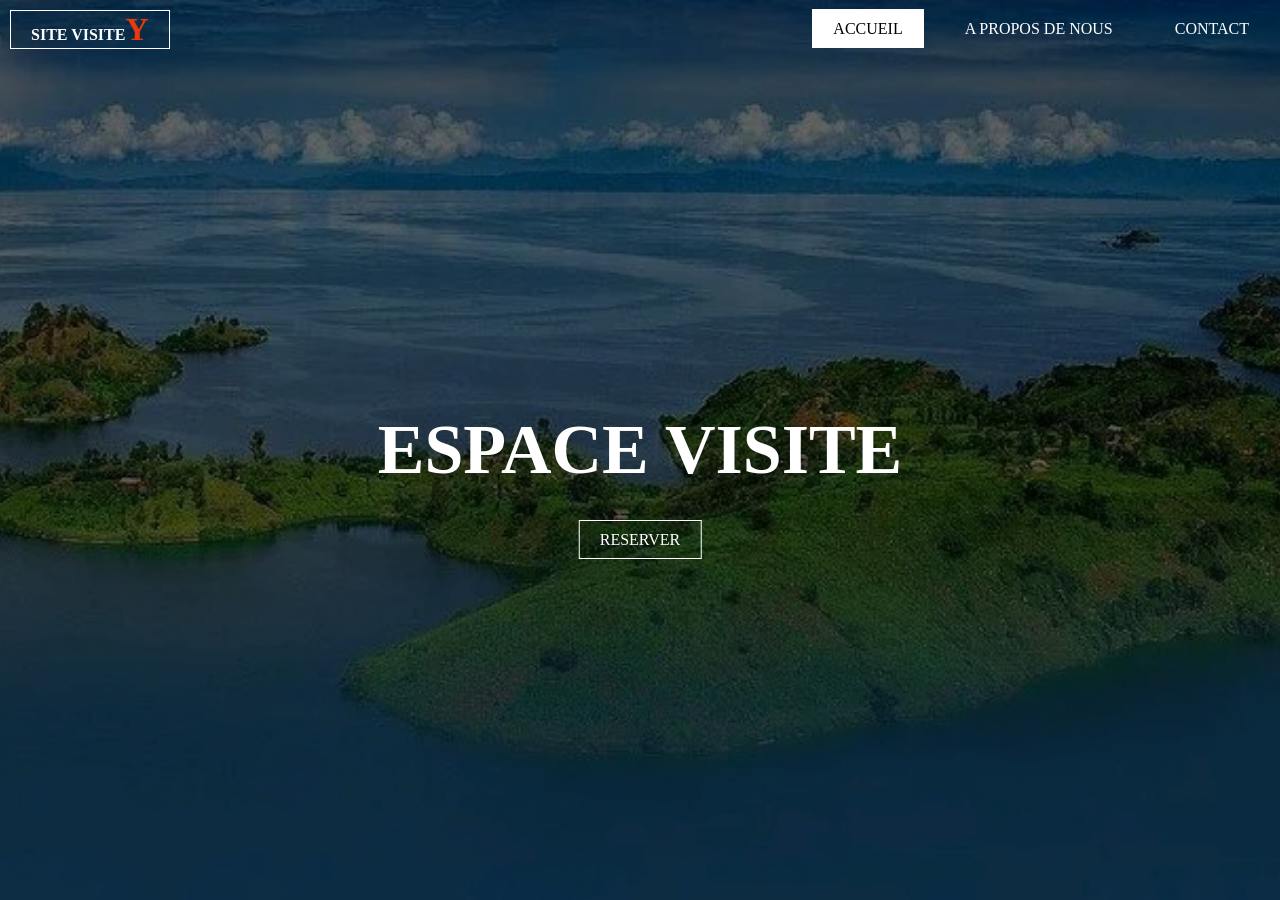
<file: index.html>
<!DOCTYPE html>
<html lang="en">
<head>
    <meta charset="UTF-8">
    <meta name="viewport" content="width=device-width, initial-scale=1.0">
    <link rel="stylesheet" href="style.css">
    <title>SITE WEB</title>
</head>
<body>
    <HEader>
        <div class="principale">
            <div class="logo">
                <a href="mon_ecole.html">SITE VISITE<span>Y</span></a>
            </div>
            <ul>
            <li class="active">
                <a href="Accueil.html">Accueil</a>
            </li>
           
           
           
            <li>
                <a href="a propos.html">A propos de nous</a>
            </li>
            <li>
                <a href="contact.html">Contact</a>
            </li>
            </ul>
            
        </div>
        <div class="titre">
            <h1>ESPACE VISITE</h1>
        </div>
        <div class="bouton">
            
             <a href="ajoutlivre.php" class="btn">RESERVER</a>
        </div>
    </HEader>
</body>
</html>
</file>
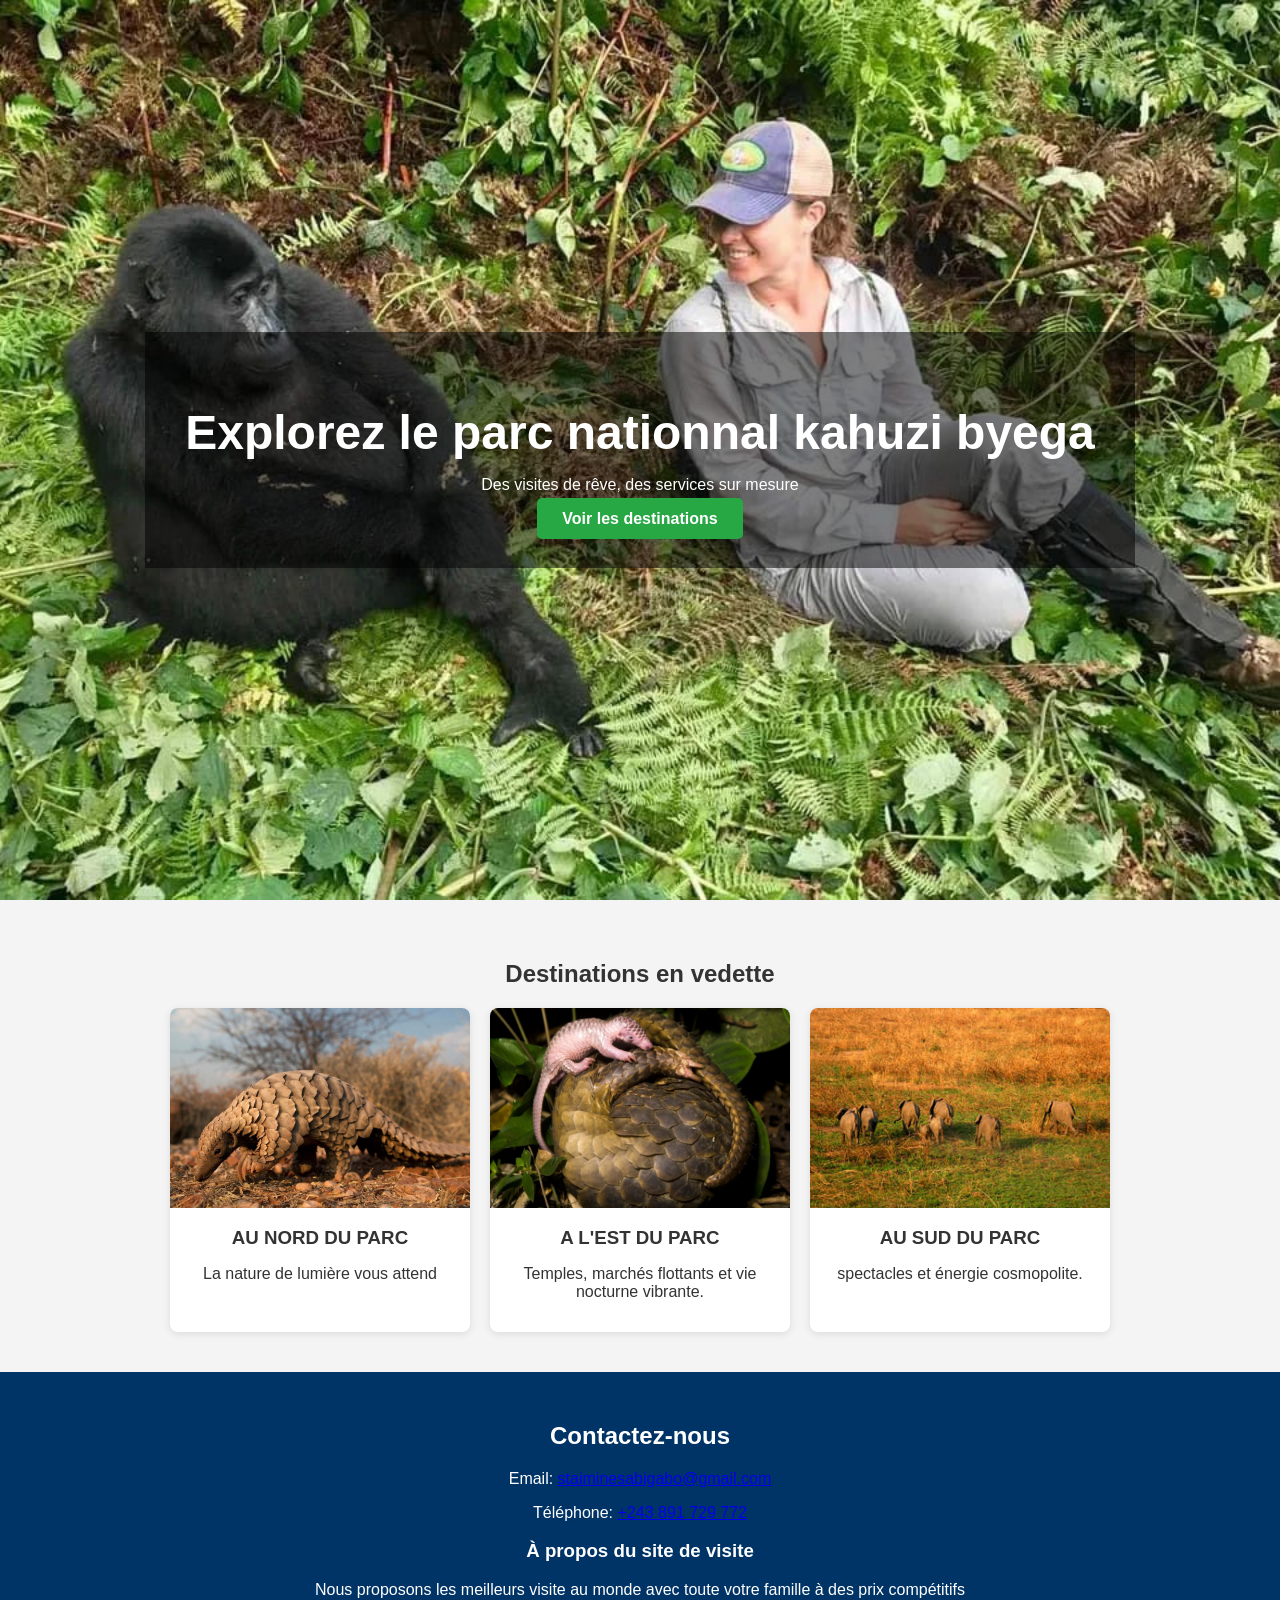
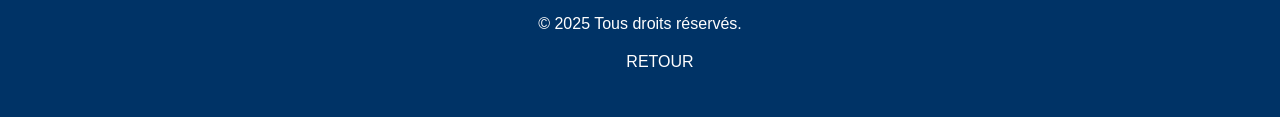
<file: a propos.html>
<!DOCTYPE html>
<html lang="fr">
<head>
  <meta charset="UTF-8">
  <meta name="viewport" content="width=device-width, initial-scale=1.0">
  <title>Empire visite - Accueil</title>
  <style>
    body {
  margin: 0;
  font-family: 'Segoe UI', sans-serif;
  background-color: #f4f4f4;
  color: #333;
}

.hero {
  background: url("IMAGE/acc.jpg") no-repeat center center/cover;
  height: 100vh;
  position: relative;
  display: flex;
  align-items: center;
  justify-content: center;
}

.overlay {
  background-color: rgba(0, 0, 0, 0.5);
  padding: 40px;
  text-align: center;
  color: white;
}

.overlay h1 {
  font-size: 3em;
  margin-bottom: 10px;
}

.cta-button {
  background-color: #28a745;
  color: white;
  padding: 12px 25px;
  text-decoration: none;
  border-radius: 5px;
  font-weight: bold;
}

.search-section {
  padding: 40px 20px;
  text-align: center;
  background-color: #fff;
}

.search-form {
  display: flex;
  flex-wrap: wrap;
  justify-content: center;
  gap: 10px;
  margin-top: 20px;
}

.search-form select,
.search-form input,
.search-form button {
  padding: 10px;
  font-size: 1em;
  border-radius: 5px;
  border: 1px solid #ccc;
}

.search-form button {
  background-color: #007BFF;
  color: white;
  border: none;
  cursor: pointer;
}

.featured {
  padding: 40px 20px;
  text-align: center;
}

.cards {
  display: flex;
  flex-wrap: wrap;
  justify-content: center;
  gap: 20px;
}

.card {
  background: white;
  width: 300px;
  border-radius: 8px;
  box-shadow: 0 2px 8px rgba(0,0,0,0.1);
  overflow: hidden;
}

.card img {
  width: 100%;
  height: 200px;
  object-fit: cover;
}

.card h3 {
  margin: 15px 0 10px;
}

.card p {
  padding: 0 15px 15px;
}

.contact {
  background-color: #003366;
  color: white;
  padding: 30px 20px;
  text-align: center;
}
ul{
    list-style: none;
    float: center;
    display: left;
    margin-top: 20px;
}
ul li a{
    text-decoration: none;
    color: #fff;
    padding: 10px 20px;
    text-transform: uppercase;
    border: 1px solid transparent;
    margin: 10px;
    font-weight: 500;
    transition: 0.6s ease;
}
ul li a:hover{
    background: #fff;
    color: black;

}
ul li.active a{
    background: #fff;
    color: black;
}

/* Responsive */
@media (max-width: 768px) {
.search-form {
    flex-direction: column;
}

.cards {
    flex-direction: column;
    align-items: center;
}

.overlay h1 {
    font-size: 2em;
}
}

  </style>
</head>
<body>
  <header class="hero">
    <div class="overlay">
      <h1>Explorez le parc nationnal kahuzi byega</h1>
      <p>Des visites de rêve, des services sur mesure</p>
      <a href="#destinations" class="cta-button">Voir les destinations</a>
    </div>
  </header>

    </form>
  </section>

  <section id="destinations" class="featured">
    <h2>Destinations en vedette</h2>
    <div class="cards">
      <div class="card">
        <img src="IMAGE/anni.jpg" alt="anni">
        <h3>AU NORD DU PARC</h3>
        <p>La nature de lumière vous attend</p>
      </div>
      <div class="card">
        <img src="IMAGE/parc.jpg" alt="parc">
        <h3>A L'EST DU PARC</h3>
        <p>Temples, marchés flottants et vie nocturne vibrante.</p>
      </div>
      <div class="card">
        <img src="IMAGE/site.jpg" alt="site">
        <h3>AU SUD DU PARC</h3>
        <p>spectacles et énergie cosmopolite.</p>
      </div>
    </div>
  </section>

  <section class="contact">
    <h2>Contactez-nous</h2>
    <p>Email: <a href="mailto:staiminesabigabo@gmail.com">staiminesabigabo@gmail.com</a></p>
                    <p>Téléphone: <a href="tel:+243891729772">+243 891 729 772</a></p>
                    
                </div>
                <div class="footer-section">
                    <h3>À propos du site de visite</h3>
                    <p>Nous proposons les meilleurs visite au monde avec toute votre famille à des prix compétitifs</p>
                </div>
                <div class="copyright">
                    <p>&copy; 2025 Tous droits réservés.</p>
                </div>
            </div>
        </div>
        <Ul>
            <li class="RETOUR">
                <a href="index.html">RETOUR</a>
            </li>
        </Ul>
    </footer>
  </section>
</body>
</html>
</file>
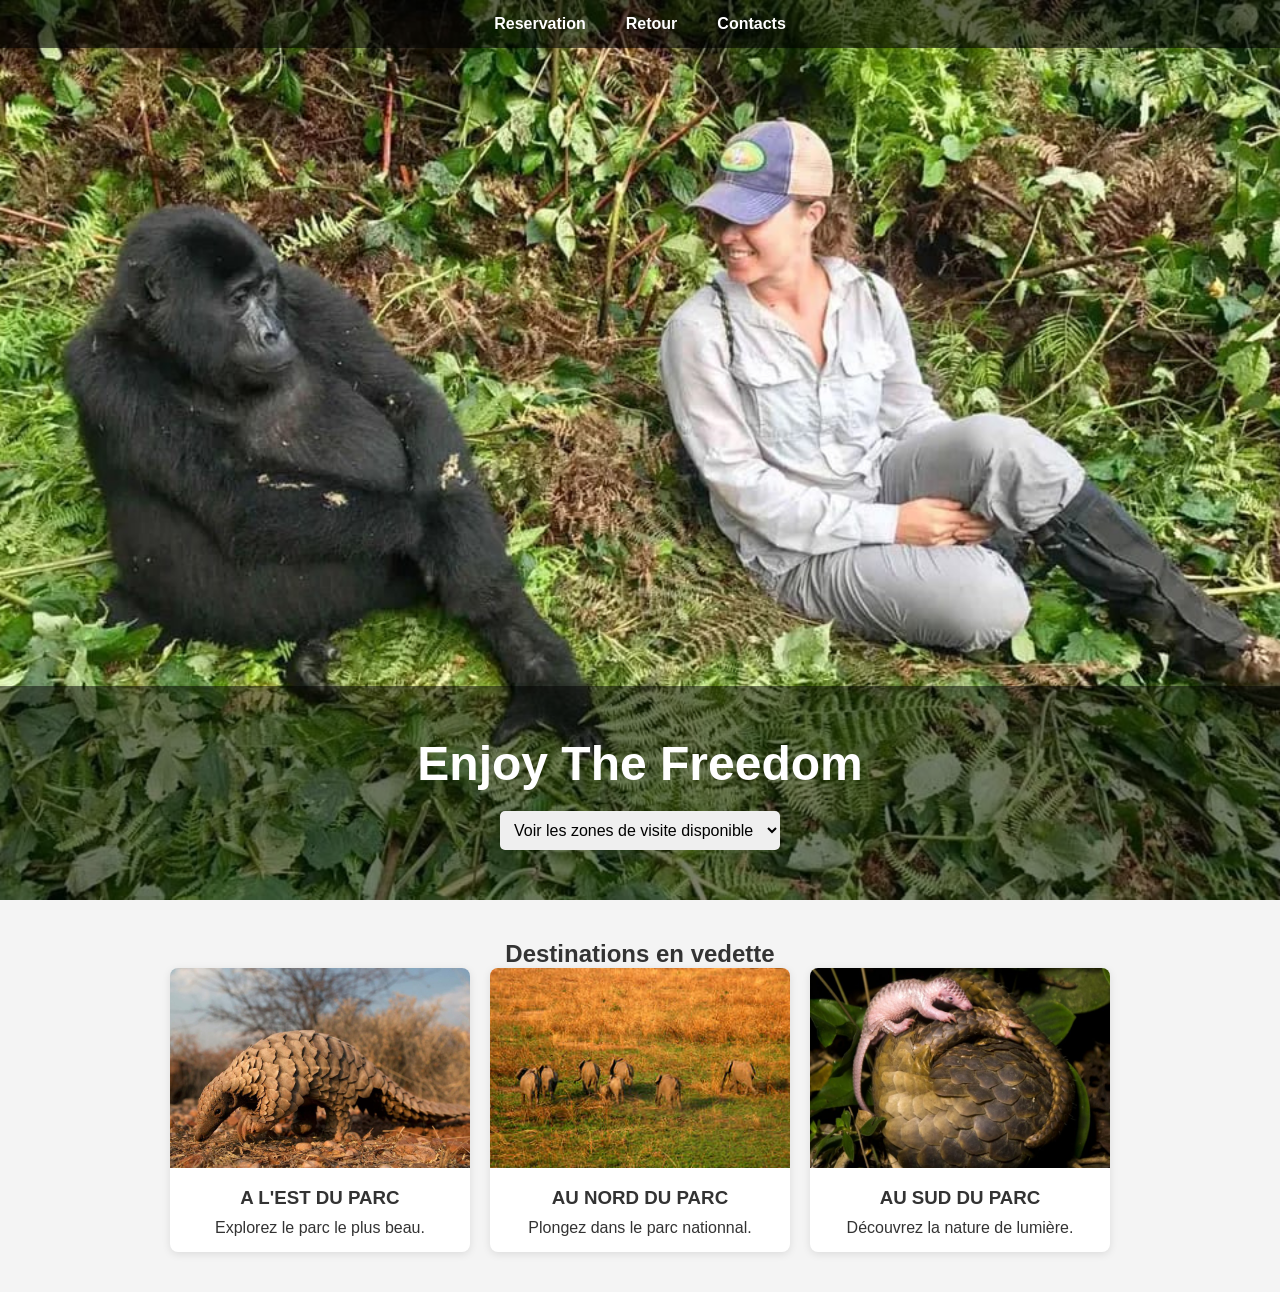
<file: Accueil.html>
<!DOCTYPE html>
<html lang="fr">
<head>
  <meta charset="UTF-8">
  <meta name="viewport" content="width=device-width, initial-scale=1.0">
  <title>GESTION VISITE</title>
  <style>
    * {
  margin: 0;
  padding: 0;
  box-sizing: border-box;
}

body {
  font-family: 'Segoe UI', sans-serif;
  background: #f4f4f4;
  color: #333;
}

header {
  background: url("IMAGE/acc.jpg") no-repeat center center/cover;
  height: 100vh;
  color: white;
  display: flex;
  flex-direction: column;
  justify-content: space-between;
}

nav ul {
  display: flex;
  justify-content: center;
  list-style: none;
  background-color: rgba(0, 0, 0, 0.6);
}

nav ul li a {
  padding: 15px 20px;
  display: block;
  color: white;
  text-decoration: none;
  font-weight: bold;
}

.banner {
  text-align: center;
  padding: 50px 20px;
  background-color: rgba(0, 0, 0, 0.5);
}

.banner h1 {
  font-size: 3em;
  margin-bottom: 20px;
}

.search-form {
  display: flex;
  flex-wrap: wrap;
  justify-content: center;
  gap: 10px;
}

.search-form select,
.search-form input,
.search-form button {
  padding: 10px;
  font-size: 1em;
  border: none;
  border-radius: 5px;
}

.search-form button {
  background-color: #28a745;
  color: white;
  cursor: pointer;
}

.featured {
  padding: 40px 20px;
  text-align: center;
}

.cards {
  display: flex;
  flex-wrap: wrap;
  justify-content: center;
  gap: 20px;
}

.card {
  background: white;
  border-radius: 8px;
  box-shadow: 0 2px 8px rgba(0,0,0,0.1);
  width: 300px;
  overflow: hidden;
}

.card img {
  width: 100%;
  height: 200px;
  object-fit: cover;
}

.card h3 {
  margin: 15px 0 10px;
}

.card p {
  padding: 0 15px 15px;
}

/* Responsive */
@media (max-width: 768px) {
.search-form {
    flex-direction: column;
}

.cards {
    flex-direction: column;
    align-items: center;
}
}

  </style>
</head>
<body>
  <header>
    <nav>
      <ul>
        
        <li><a href="ajoutlivre.php">Reservation</a></li>
        
           
            <li class="RETOUR">
                <a href="index.html">Retour</a>
            </li>
        
        <li><a href="contact.html">Contacts</a></li>
      </ul>
    </nav>
    <div class="banner">
      <h1>Enjoy The Freedom</h1>
      <form class="search-form">
        <select>
          <option>Voir les zones de visite disponible</option>
          <option>A L'EST DU PARC</option>
          <option>AU NORD DU PARC</option>
          <option>AU SUD DU PARC</option>
        </select>
        
      </form>
    </div>
  </header>

  <section class="featured">
    <h2>Destinations en vedette</h2>
    <div class="cards">
      <div class="card">
        <img src="IMAGE/anni.jpg" alt="anni">
        <h3>A L'EST DU PARC</h3>
        <p>Explorez le parc le plus beau.</p>
      </div>
      <div class="card">
        <img src="IMAGE/site.jpg" alt="site">
        <h3>AU NORD DU PARC</h3>
        <p>Plongez dans le parc nationnal.</p>
      </div>
      <div class="card">
        <img src="IMAGE/parc.jpg" alt="parc">
        <h3>AU SUD DU PARC</h3>
        <p>Découvrez la nature de lumière.</p>
      </div>
    </div>
  </section>

</body>
</html>
</file>
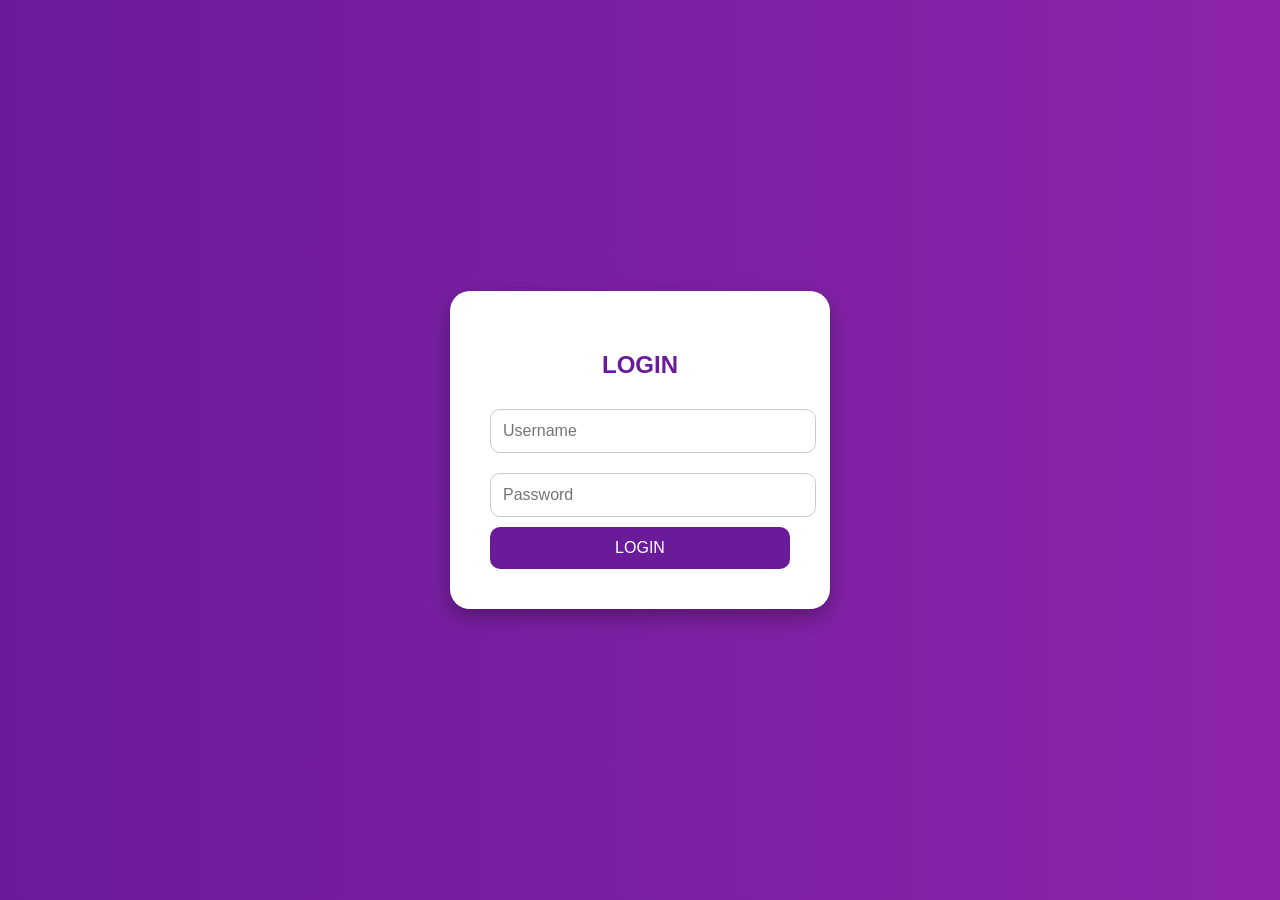
<file: interface.html>
<!DOCTYPE html>
<html lang="fr">
<head>
  <meta charset="UTF-8">
  <meta name="viewport" content="width=device-width, initial-scale=1.0">
  <title>Connexion</title>
  <style>
    /* style.css */

body {
  margin: 0;
  font-family: 'Segoe UI', sans-serif;
  background: linear-gradient(to right, #6a1b9a, #8e24aa);
  height: 100vh;
  display: flex;
  justify-content: center;
  align-items: center;
}

.container {
  background-color: white;
  padding: 40px;
  border-radius: 20px;
  box-shadow: 0 8px 20px rgba(0,0,0,0.3);
  width: 300px;
  text-align: center;
}

.form h2 {
  margin-bottom: 20px;
  color: #6a1b9a;
}

.form input {
  width: 100%;
  padding: 12px;
  margin: 10px 0;
  border: 1px solid #ccc;
  border-radius: 10px;
  font-size: 16px;
}

.form button {
  background-color: #6a1b9a;
  color: white;
  border: none;
  padding: 12px;
  width: 100%;
  border-radius: 10px;
  font-size: 16px;
  cursor: pointer;
  transition: background-color 0.3s ease;
}

.form button:hover {
  background-color: #4a148c;
}

  </style>
</head>
<body>
  <div class="container">
    <form class="form" onsubmit="return loginUser(event)">
      <h2>LOGIN</h2>
      <input type="text" id="username" placeholder="Username" required>
      <input type="password" id="password" placeholder="Password" required>
      <button type="submit">LOGIN</button>
    </form>
  </div>

  <script>
    function loginUser(event) {
      event.preventDefault();
      const username = document.getElementById("username").value;
      const password = document.getElementById("password").value;

      if (username === "admin" && password === "1234") {
        alert("Connexion réussie!");
} else {
        alert("Nom d'utilisateur ou mot de passe incorrect.");
}
}
  </script>
</body>
</html>
</file>
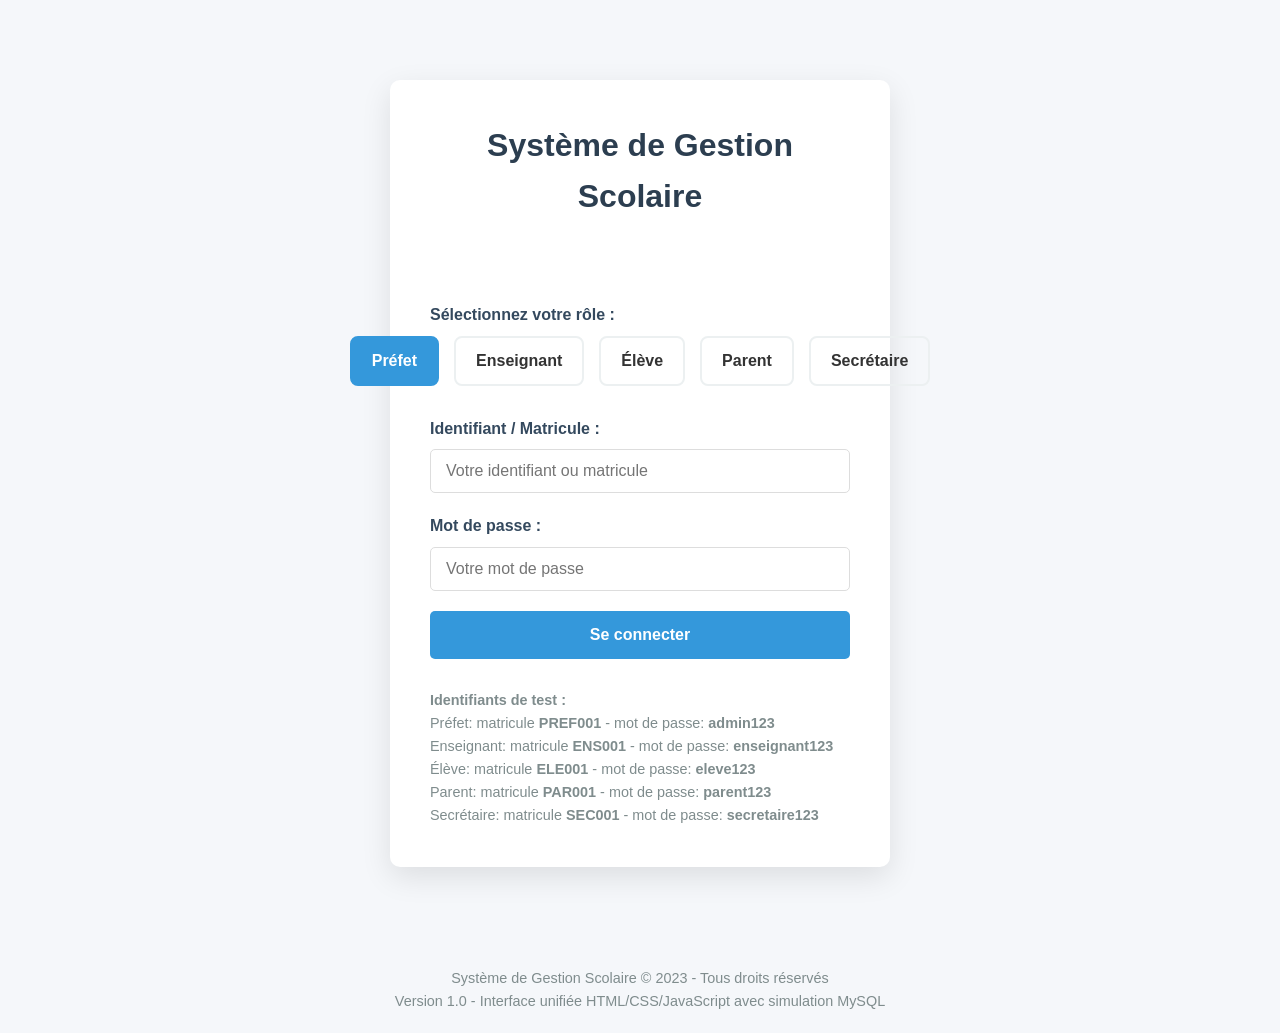
<file: mon_ecole.html>
<!DOCTYPE html>
<html lang="fr">
<head>
    <meta charset="UTF-8">
    <meta name="viewport" content="width=device-width, initial-scale=1.0">
    <title>Système de Gestion Scolaire</title>
    <style>
        :root {
            --primary-color: #2c3e50;
            --secondary-color: #3498db;
            --success-color: #27ae60;
            --warning-color: #f39c12;
            --danger-color: #e74c3c;
            --light-color: #ecf0f1;
            --dark-color: #34495e;
        }
        
        * {
            margin: 0;
            padding: 0;
            box-sizing: border-box;
            font-family: 'Segoe UI', Tahoma, Geneva, Verdana, sans-serif;
        }
        
        body {
            background-color: #f5f7fa;
            color: #333;
            line-height: 1.6;
        }
        
        .container {
            max-width: 1200px;
            margin: 0 auto;
            padding: 20px;
        }
        
        header {
            background-color: var(--primary-color);
            color: white;
            padding: 20px;
            border-radius: 8px 8px 0 0;
            display: flex;
            justify-content: space-between;
            align-items: center;
            box-shadow: 0 4px 12px rgba(0, 0, 0, 0.1);
        }
        
        .logo {
            display: flex;
            align-items: center;
            gap: 15px;
        }
        
        .logo h1 {
            font-size: 1.8rem;
        }
        
        .user-info {
            display: flex;
            align-items: center;
            gap: 15px;
        }
        
        .role-badge {
            background-color: var(--secondary-color);
            padding: 5px 15px;
            border-radius: 20px;
            font-weight: bold;
            font-size: 0.9rem;
        }
        
        .logout-btn {
            background-color: var(--danger-color);
            color: white;
            border: none;
            padding: 8px 15px;
            border-radius: 5px;
            cursor: pointer;
            transition: background-color 0.3s;
        }
        
        .logout-btn:hover {
            background-color: #c0392b;
        }
        
        .main-content {
            display: flex;
            min-height: calc(100vh - 160px);
        }
        
        .sidebar {
            width: 250px;
            background-color: white;
            padding: 20px;
            border-right: 1px solid #e0e0e0;
            box-shadow: 2px 0 5px rgba(0, 0, 0, 0.05);
            border-radius: 0 0 0 8px;
        }
        
        .menu-title {
            font-size: 1.1rem;
            font-weight: bold;
            color: var(--primary-color);
            margin-bottom: 20px;
            padding-bottom: 10px;
            border-bottom: 2px solid var(--light-color);
        }
        
        .menu-item {
            display: block;
            padding: 12px 15px;
            margin-bottom: 8px;
            background-color: var(--light-color);
            border-radius: 5px;
            cursor: pointer;
            transition: all 0.3s;
            color: var(--dark-color);
            text-decoration: none;
        }
        
        .menu-item:hover, .menu-item.active {
            background-color: var(--secondary-color);
            color: white;
        }
        
        .menu-item i {
            margin-right: 10px;
            width: 20px;
            text-align: center;
        }
        
        .content-area {
            flex: 1;
            padding: 30px;
            background-color: white;
            border-radius: 0 0 8px 0;
            box-shadow: 0 2px 10px rgba(0, 0, 0, 0.05);
            overflow-y: auto;
        }
        
        .page-title {
            font-size: 1.8rem;
            color: var(--primary-color);
            margin-bottom: 25px;
            padding-bottom: 15px;
            border-bottom: 2px solid var(--light-color);
        }
        
        .card {
            background-color: white;
            border-radius: 8px;
            box-shadow: 0 4px 12px rgba(0, 0, 0, 0.08);
            padding: 25px;
            margin-bottom: 25px;
            border-left: 5px solid var(--secondary-color);
        }
        
        .card-title {
            font-size: 1.4rem;
            color: var(--primary-color);
            margin-bottom: 20px;
            display: flex;
            align-items: center;
            gap: 10px;
        }
        
        .form-group {
            margin-bottom: 20px;
        }
        
        label {
            display: block;
            margin-bottom: 8px;
            font-weight: 600;
            color: var(--dark-color);
        }
        
        input, select, textarea {
            width: 100%;
            padding: 12px 15px;
            border: 1px solid #ddd;
            border-radius: 5px;
            font-size: 1rem;
            transition: border-color 0.3s;
        }
        
        input:focus, select:focus, textarea:focus {
            outline: none;
            border-color: var(--secondary-color);
        }
        
        .btn {
            display: inline-block;
            padding: 12px 25px;
            border: none;
            border-radius: 5px;
            cursor: pointer;
            font-weight: 600;
            transition: background-color 0.3s;
            font-size: 1rem;
        }
        
        .btn-primary {
            background-color: var(--secondary-color);
            color: white;
        }
        
        .btn-primary:hover {
            background-color: #2980b9;
        }
        
        .btn-success {
            background-color: var(--success-color);
            color: white;
        }
        
        .btn-success:hover {
            background-color: #229954;
        }
        
        .btn-danger {
            background-color: var(--danger-color);
            color: white;
        }
        
        .btn-danger:hover {
            background-color: #c0392b;
        }
        
        .btn-warning {
            background-color: var(--warning-color);
            color: white;
        }
        
        .btn-warning:hover {
            background-color: #e67e22;
        }
        
        .btn-sm {
            padding: 6px 12px;
            font-size: 0.9rem;
        }
        
        .btn-group {
            display: flex;
            gap: 10px;
            margin-top: 15px;
        }
        
        .table-container {
            overflow-x: auto;
            margin-top: 20px;
        }
        
        table {
            width: 100%;
            border-collapse: collapse;
            margin-top: 10px;
        }
        
        th, td {
            padding: 12px 15px;
            text-align: left;
            border-bottom: 1px solid #e0e0e0;
        }
        
        th {
            background-color: var(--light-color);
            color: var(--primary-color);
            font-weight: 600;
        }
        
        tr:hover {
            background-color: #f9f9f9;
        }
        
        .status-badge {
            display: inline-block;
            padding: 5px 10px;
            border-radius: 20px;
            font-size: 0.85rem;
            font-weight: 600;
        }
        
        .status-success {
            background-color: #d4edda;
            color: #155724;
        }
        
        .status-warning {
            background-color: #fff3cd;
            color: #856404;
        }
        
        .status-danger {
            background-color: #f8d7da;
            color: #721c24;
        }
        
        .login-container {
            max-width: 500px;
            margin: 80px auto;
            background-color: white;
            border-radius: 10px;
            box-shadow: 0 10px 30px rgba(0, 0, 0, 0.1);
            padding: 40px;
        }
        
        .login-title {
            text-align: center;
            font-size: 2rem;
            color: var(--primary-color);
            margin-bottom: 30px;
        }
        
        .role-selector {
            display: flex;
            justify-content: center;
            gap: 15px;
            margin-bottom: 30px;
        }
        
        .role-option {
            padding: 10px 20px;
            border: 2px solid var(--light-color);
            border-radius: 8px;
            cursor: pointer;
            transition: all 0.3s;
            text-align: center;
            font-weight: 600;
        }
        
        .role-option:hover, .role-option.selected {
            border-color: var(--secondary-color);
            background-color: var(--secondary-color);
            color: white;
        }
        
        .hidden {
            display: none;
        }
        
        .alert {
            padding: 15px;
            border-radius: 5px;
            margin-bottom: 20px;
        }
        
        .alert-success {
            background-color: #d4edda;
            color: #155724;
            border: 1px solid #c3e6cb;
        }
        
        .alert-danger {
            background-color: #f8d7da;
            color: #721c24;
            border: 1px solid #f5c6cb;
        }
        
        .print-btn {
            background-color: var(--warning-color);
            color: white;
            border: none;
            padding: 10px 20px;
            border-radius: 5px;
            cursor: pointer;
            margin-bottom: 20px;
            font-weight: 600;
        }
        
        .filter-section {
            background-color: var(--light-color);
            padding: 20px;
            border-radius: 8px;
            margin-bottom: 25px;
            display: flex;
            flex-wrap: wrap;
            gap: 15px;
            align-items: flex-end;
        }
        
        .dashboard-stats {
            display: grid;
            grid-template-columns: repeat(auto-fill, minmax(200px, 1fr));
            gap: 20px;
            margin-bottom: 30px;
        }
        
        .stat-card {
            background-color: white;
            border-radius: 8px;
            padding: 20px;
            box-shadow: 0 4px 10px rgba(0, 0, 0, 0.08);
            text-align: center;
            border-top: 5px solid var(--secondary-color);
        }
        
        .stat-value {
            font-size: 2.5rem;
            font-weight: bold;
            color: var(--primary-color);
        }
        
        .stat-label {
            font-size: 1rem;
            color: var(--dark-color);
            margin-top: 10px;
        }
        
        footer {
            text-align: center;
            padding: 20px;
            color: #7f8c8d;
            font-size: 0.9rem;
            margin-top: 40px;
        }
        
        @media (max-width: 768px) {
            .main-content {
                flex-direction: column;
            }
            
            .sidebar {
                width: 100%;
                border-right: none;
                border-bottom: 1px solid #e0e0e0;
            }
            
            .role-selector {
                flex-wrap: wrap;
            }
        }
    </style>
</head>
<body>
    <!-- Interface de connexion -->
    <div id="loginPage" class="container login-container">
        <h2 class="login-title">Système de Gestion Scolaire</h2>
        <div class="alert" id="loginAlert"></div>
        
        <div class="form-group">
            <label>Sélectionnez votre rôle :</label>
            <div class="role-selector">
                <div class="role-option" data-role="prefet">Préfet</div>
                <div class="role-option" data-role="enseignant">Enseignant</div>
                <div class="role-option" data-role="eleve">Élève</div>
                <div class="role-option" data-role="parent">Parent</div>
                <div class="role-option" data-role="secretaire">Secrétaire</div>
            </div>
        </div>
        
        <div class="form-group">
            <label for="loginIdentifiant">Identifiant / Matricule :</label>
            <input type="text" id="loginIdentifiant" placeholder="Votre identifiant ou matricule">
        </div>
        
        <div class="form-group">
            <label for="loginPassword">Mot de passe :</label>
            <input type="password" id="loginPassword" placeholder="Votre mot de passe">
        </div>
        
        <button class="btn btn-primary" id="loginBtn" style="width: 100%; padding: 15px;">Se connecter</button>
        
        <div style="margin-top: 30px; font-size: 0.9rem; color: #7f8c8d;">
            <p><strong>Identifiants de test :</strong></p>
            <p>Préfet: matricule <strong>PREF001</strong> - mot de passe: <strong>admin123</strong></p>
            <p>Enseignant: matricule <strong>ENS001</strong> - mot de passe: <strong>enseignant123</strong></p>
            <p>Élève: matricule <strong>ELE001</strong> - mot de passe: <strong>eleve123</strong></p>
            <p>Parent: matricule <strong>PAR001</strong> - mot de passe: <strong>parent123</strong></p>
            <p>Secrétaire: matricule <strong>SEC001</strong> - mot de passe: <strong>secretaire123</strong></p>
        </div>
    </div>
    
    <!-- Interface principale après connexion -->
    <div id="mainApp" class="hidden">
        <header>
            <div class="logo">
                <h1>École Secondaire Excellence</h1>
            </div>
            <div class="user-info">
                <span id="currentUserName">Utilisateur</span>
                <span class="role-badge" id="currentUserRole">Rôle</span>
                <button class="logout-btn" id="logoutBtn">Déconnexion</button>
            </div>
        </header>
        
        <div class="main-content">
            <nav class="sidebar">
                <div class="menu-title" id="menuTitle">Menu</div>
                <div id="menuItems">
                    <!-- Les éléments du menu seront générés dynamiquement selon le rôle -->
                </div>
            </nav>
            
            <main class="content-area">
                <h2 class="page-title" id="pageTitle">Tableau de bord</h2>
                <div id="pageContent">
                    <!-- Le contenu de la page sera généré dynamiquement -->
                </div>
            </main>
        </div>
    </div>
    
    <footer>
        <p>Système de Gestion Scolaire &copy; 2023 - Tous droits réservés</p>
        <p>Version 1.0 - Interface unifiée HTML/CSS/JavaScript avec simulation MySQL</p>
    </footer>

    <script>
        // ==================== BASE DE DONNÉES SIMULÉE ====================
        
        // Structure de la base de données simulée
        let db = {
            // Utilisateurs
            users: [
                { id: 1, matricule: "PREF001", nom: "Jean Préfet", role: "prefet", password: "admin123", email: "prefet@ecole.com" },
                { id: 2, matricule: "ENS001", nom: "Marie Enseignant", role: "enseignant", password: "enseignant123", email: "marie@ecole.com", cours: ["MATH001", "PHYS001"] },
                { id: 3, matricule: "ELE001", nom: "Paul Élève", role: "eleve", password: "eleve123", classe: "Terminale A", promotion: "2023-2024", parentId: 4 },
                { id: 4, matricule: "PAR001", nom: "Pierre Parent", role: "parent", password: "parent123", email: "parent@example.com", enfants: [3] },
                { id: 5, matricule: "SEC001", nom: "Sophie Secrétaire", role: "secretaire", password: "secretaire123", email: "secretaire@ecole.com" },
                { id: 6, matricule: "ENS002", nom: "Luc Professeur", role: "enseignant", password: "enseignant123", email: "luc@ecole.com", cours: ["HIST001"] },
                { id: 7, matricule: "ELE002", nom: "Julie Étudiante", role: "eleve", password: "eleve123", classe: "Première B", promotion: "2023-2024", parentId: 8 },
                { id: 8, matricule: "PAR002", nom: "Claire Parent", role: "parent", password: "parent123", email: "claire@example.com", enfants: [7] }
            ],
            
            // Élèves
            eleves: [
                { id: 1, userId: 3, matricule: "ELE001", nom: "Paul Élève", classe: "Terminale A", section: "Scientifique", promotion: "2023-2024", telephone: "+243810000001", parentId: 4, fraisRestants: 0, statutPaiement: "payé" },
                { id: 2, userId: 7, matricule: "ELE002", nom: "Julie Étudiante", classe: "Première B", section: "Littéraire", promotion: "2023-2024", telephone: "+243810000002", parentId: 8, fraisRestants: 150, statutPaiement: "partiel" }
            ],
            
            // Classes
            classes: [
                { id: 1, nom: "Terminale A", section: "Scientifique", promotion: "2023-2024", effectif: 25 },
                { id: 2, nom: "Première B", section: "Littéraire", promotion: "2023-2024", effectif: 30 }
            ],
            
            // Cours
            cours: [
                { id: 1, code: "MATH001", nom: "Mathématiques", enseignantId: 2, classe: "Terminale A", coefficient: 4 },
                { id: 2, code: "PHYS001", nom: "Physique", enseignantId: 2, classe: "Terminale A", coefficient: 3 },
                { id: 3, code: "HIST001", nom: "Histoire", enseignantId: 6, classe: "Première B", coefficient: 2 }
            ],
            
            // Horaires
            horaires: [
                { id: 1, coursCode: "MATH001", jour: "Lundi", heureDebut: "08:00", heureFin: "10:00", salle: "Salle 101", classe: "Terminale A" },
                { id: 2, coursCode: "PHYS001", jour: "Mardi", heureDebut: "10:00", heureFin: "12:00", salle: "Labo Physique", classe: "Terminale A" },
                { id: 3, coursCode: "HIST001", jour: "Mercredi", heureDebut: "08:00", heureFin: "10:00", salle: "Salle 201", classe: "Première B" }
            ],
            
            // Notes
            notes: [
                { id: 1, eleveId: 1, coursCode: "MATH001", periode: "Semestre 1", note: 75, date: "2023-10-15" },
                { id: 2, eleveId: 1, coursCode: "PHYS001", periode: "Semestre 1", note: 82, date: "2023-10-20" },
                { id: 3, eleveId: 2, coursCode: "HIST001", periode: "Semestre 1", note: 68, date: "2023-10-18" }
            ],
            
            // Frais scolaires
            frais: [
                { id: 1, montantTotal: 500, periode: "Année 2023-2024", classe: "Toutes", dateCreation: "2023-09-01" }
            ],
            
            // Paiements
            paiements: [
                { id: 1, eleveId: 1, montant: 500, date: "2023-09-10", motif: "Frais annuels", numeroRecu: "REC001", reste: 0 },
                { id: 2, eleveId: 2, montant: 350, date: "2023-09-12", motif: "Frais annuels partiel", numeroRecu: "REC002", reste: 150 }
            ],
            
            // Communications
            communications: [
                { id: 1, titre: "Réunion des parents", contenu: "Une réunion des parents est prévue le 25 octobre.", date: "2023-10-10", envoyeur: "Préfet", destinateurs: "parents" },
                { id: 2, titre: "Congé exceptionnel", contenu: "L'école sera fermée le 1er novembre.", date: "2023-10-20", envoyeur: "Préfet", destinateurs: "tous" }
            ],
            
            // Historique
            historique: [
                { id: 1, action: "Connexion", utilisateur: "PREF001", role: "prefet", date: "2023-10-01 08:30:00" },
                { id: 2, action: "Création d'une classe", utilisateur: "PREF001", role: "prefet", date: "2023-10-01 09:15:00" },
                { id: 3, action: "Ajout d'un enseignant", utilisateur: "PREF001", role: "prefet", date: "2023-10-01 10:00:00" }
            ],
            
            // Personnel
            personnel: [
                { id: 1, nom: "Marie Enseignant", poste: "Professeur de Mathématiques", matricule: "ENS001", dateEmbauche: "2022-09-01" },
                { id: 2, nom: "Luc Professeur", poste: "Professeur d'Histoire", matricule: "ENS002", dateEmbauche: "2021-09-01" },
                { id: 3, nom: "Sophie Secrétaire", poste: "Secrétaire administrative", matricule: "SEC001", dateEmbauche: "2020-09-01" }
            ]
        };
        
        // ==================== VARIABLES GLOBALES ====================
        
        let currentUser = null;
        let currentPage = 'dashboard';
        let currentRole = '';
        
        // ==================== FONCTIONS D'UTILITÉ ====================
        
        // Générer un matricule unique
        function genererMatricule(prefix) {
            const lettres = 'ABCDEFGHIJKLMNOPQRSTUVWXYZ';
            const chiffres = '0123456789';
            let matricule = prefix;
            
            for (let i = 0; i < 3; i++) {
                matricule += lettres.charAt(Math.floor(Math.random() * lettres.length));
            }
            
            for (let i = 0; i < 3; i++) {
                matricule += chiffres.charAt(Math.floor(Math.random() * chiffres.length));
            }
            
            return matricule;
        }
        
        // Générer un code de cours unique
        function genererCodeCours() {
            const prefixes = ['MATH', 'PHYS', 'CHIM', 'BIO', 'HIST', 'GEO', 'FRAN', 'ANG', 'PHILO', 'SPORT'];
            const prefix = prefixes[Math.floor(Math.random() * prefixes.length)];
            const chiffres = '0123456789';
            let code = prefix;
            
            for (let i = 0; i < 3; i++) {
                code += chiffres.charAt(Math.floor(Math.random() * chiffres.length));
            }
            
            return code;
        }
        
        // Générer un numéro de reçu
        function genererNumeroRecu() {
            const lastRecu = db.paiements.length > 0 ? db.paiements[db.paiements.length - 1].numeroRecu : "REC000";
            const num = parseInt(lastRecu.substring(3)) + 1;
            return "REC" + num.toString().padStart(3, '0');
        }
        
        // Formater la date
        function formaterDate(dateString) {
            const date = new Date(dateString);
            return date.toLocaleDateString('fr-FR', {
                day: '2-digit',
                month: '2-digit',
                year: 'numeric'
            });
        }
        
        // Convertir un nombre en lettres (version simplifiée)
        function nombreEnLettres(nombre) {
            const unites = ['', 'un', 'deux', 'trois', 'quatre', 'cinq', 'six', 'sept', 'huit', 'neuf'];
            const dizaines = ['', 'dix', 'vingt', 'trente', 'quarante', 'cinquante', 'soixante', 'soixante-dix', 'quatre-vingt', 'quatre-vingt-dix'];
            
            if (nombre === 0) return 'zéro';
            if (nombre < 10) return unites[nombre];
            if (nombre < 20) {
                const exceptions = ['dix', 'onze', 'douze', 'treize', 'quatorze', 'quinze', 'seize', 'dix-sept', 'dix-huit', 'dix-neuf'];
                return exceptions[nombre - 10];
            }
            
            if (nombre < 100) {
                const d = Math.floor(nombre / 10);
                const u = nombre % 10;
                if (u === 0) return dizaines[d];
                if (d === 7 || d === 9) {
                    // Cas spéciaux pour 70-79 et 90-99
                    const base = d === 7 ? 60 : 80;
                    const reste = nombre - base;
                    if (reste < 10) return dizaines[d-1] + '-' + unites[reste];
                    if (reste < 20) {
                        const exceptions = ['dix', 'onze', 'douze', 'treize', 'quatorze', 'quinze', 'seize', 'dix-sept', 'dix-huit', 'dix-neuf'];
                        return dizaines[d-1] + '-' + exceptions[reste - 10];
                    }
                }
                return dizaines[d] + '-' + unites[u];
            }
            
            return nombre.toString();
        }
        
        // ==================== GESTION DE L'AUTHENTIFICATION ====================
        
        // Initialiser la sélection de rôle
        function initRoleSelection() {
            document.querySelectorAll('.role-option').forEach(option => {
                option.addEventListener('click', function() {
                    document.querySelectorAll('.role-option').forEach(el => el.classList.remove('selected'));
                    this.classList.add('selected');
                    
                    // Ajuster le placeholder selon le rôle
                    const role = this.getAttribute('data-role');
                    const identifiantInput = document.getElementById('loginIdentifiant');
                    
                    if (role === 'eleve') {
                        identifiantInput.placeholder = "Votre matricule (ex: ELE001)";
                    } else if (role === 'enseignant') {
                        identifiantInput.placeholder = "Votre matricule attribué par le préfet";
                    } else if (role === 'parent') {
                        identifiantInput.placeholder = "Nom de votre enfant et son matricule";
                    } else {
                        identifiantInput.placeholder = "Votre identifiant ou matricule";
                    }
                });
            });
            
            // Sélectionner le premier rôle par défaut
            document.querySelector('.role-option').click();
        }
        
        // Gérer la connexion
        document.getElementById('loginBtn').addEventListener('click', function() {
            const identifiant = document.getElementById('loginIdentifiant').value.trim();
            const password = document.getElementById('loginPassword').value.trim();
            const selectedRole = document.querySelector('.role-option.selected').getAttribute('data-role');
            
            // Vérifier les champs
            if (!identifiant || !password) {
                showAlert('Veuillez remplir tous les champs', 'danger');
                return;
            }
            
            // Rechercher l'utilisateur
            let user = null;
            
            // Pour les parents, vérification spéciale
            if (selectedRole === 'parent') {
                // Rechercher par nom d'enfant ou matricule
                const eleve = db.eleves.find(e => 
                    e.nom.toLowerCase().includes(identifiant.toLowerCase()) || 
                    e.matricule === identifiant
                );
                
                if (eleve) {
                    user = db.users.find(u => u.id === eleve.parentId);
                }
            } else {
                // Pour les autres rôles
                user = db.users.find(u => 
                    u.matricule === identifiant && 
                    u.role === selectedRole
                );
            }
            
            // Vérifier l'utilisateur et le mot de passe
            if (!user || user.password !== password) {
                showAlert('Identifiant ou mot de passe incorrect', 'danger');
                return;
            }
            
            // Connexion réussie
            currentUser = user;
            currentRole = selectedRole;
            
            // Enregistrer dans l'historique
            db.historique.push({
                id: db.historique.length + 1,
                action: "Connexion",
                utilisateur: user.matricule,
                role: user.role,
                date: new Date().toISOString().replace('T', ' ').substring(0, 19)
            });
            
            // Afficher l'interface principale
            document.getElementById('loginPage').classList.add('hidden');
            document.getElementById('mainApp').classList.remove('hidden');
            
            // Initialiser l'interface selon le rôle
            initInterface();
        });
        
        // Gérer la déconnexion
        document.getElementById('logoutBtn').addEventListener('click', function() {
            // Enregistrer dans l'historique
            if (currentUser) {
                db.historique.push({
                    id: db.historique.length + 1,
                    action: "Déconnexion",
                    utilisateur: currentUser.matricule,
                    role: currentUser.role,
                    date: new Date().toISOString().replace('T', ' ').substring(0, 19)
                });
            }
            
            // Réinitialiser
            currentUser = null;
            currentRole = '';
            currentPage = 'dashboard';
            
            // Réinitialiser le formulaire de connexion
            document.getElementById('loginIdentifiant').value = '';
            document.getElementById('loginPassword').value = '';
            document.querySelector('.role-option').click();
            
            // Afficher la page de connexion
            document.getElementById('loginPage').classList.remove('hidden');
            document.getElementById('mainApp').classList.add('hidden');
        });
        
        // Afficher une alerte
        function showAlert(message, type) {
            const alertDiv = document.getElementById('loginAlert');
            alertDiv.textContent = message;
            alertDiv.className = `alert alert-${type}`;
            alertDiv.classList.remove('hidden');
            
            // Cacher l'alerte après 5 secondes
            setTimeout(() => {
                alertDiv.classList.add('hidden');
            }, 5000);
        }
        
        // ==================== INTERFACE PRINCIPALE ====================
        
        // Initialiser l'interface selon le rôle
        function initInterface() {
            // Mettre à jour l'en-tête
            document.getElementById('currentUserName').textContent = currentUser.nom;
            document.getElementById('currentUserRole').textContent = 
                currentRole.charAt(0).toUpperCase() + currentRole.slice(1);
            
            // Mettre à jour le titre du menu
            document.getElementById('menuTitle').textContent = `Menu ${currentRole}`;
            
            // Générer le menu selon le rôle
            generateMenu();
            
            // Afficher le tableau de bord par défaut
            loadPage('dashboard');
        }
        
        // Générer le menu de navigation selon le rôle
        function generateMenu() {
            const menuItems = document.getElementById('menuItems');
            menuItems.innerHTML = '';
            
            let items = [];
            
            // Tableau de bord commun à tous
            items.push({ id: 'dashboard', text: 'Tableau de bord', icon: '📊' });
            
            // Menu pour le préfet
            if (currentRole === 'prefet') {
                items.push({ id: 'inscriptions', text: 'Voir inscriptions', icon: '📋' });
                items.push({ id: 'creerClasse', text: 'Créer une classe', icon: '🏫' });
                items.push({ id: 'ajouterPersonnel', text: 'Ajouter un personnel', icon: '👨🏫' });
                items.push({ id: 'creerCours', text: 'Créer un cours', icon: '📚' });
                items.push({ id: 'creerHoraires', text: 'Créer horaires', icon: '⏰' });
                items.push({ id: 'communications', text: 'Communications', icon: '📢' });
                items.push({ id: 'listeEleves', text: 'Liste des élèves', icon: '👨🎓' });
                items.push({ id: 'fraisScolaires', text: 'Frais scolaires', icon: '💰' });
                items.push({ id: 'paiements', text: 'État des paiements', icon: '✅' });
                items.push({ id: 'publicationResultats', text: 'Publication résultats', icon: '📈' });
                items.push({ id: 'historique', text: 'Historique', icon: '📜' });
                items.push({ id: 'statistiques', text: 'Statistiques de réussite', icon: '🏆' });
            }
            
            // Menu pour l'enseignant
            if (currentRole === 'enseignant') {
                items.push({ id: 'horaireEnseignant', text: 'Mon horaire', icon: '⏰' });
                items.push({ id: 'consultationBulletins', text: 'Consultation bulletins', icon: '📋' });
                items.push({ id: 'saisieNotes', text: 'Saisie des notes', icon: '✏️' });
            }
            
            // Menu pour l'élève
            if (currentRole === 'eleve') {
                items.push({ id: 'etatPaiements', text: 'État des paiements', icon: '💰' });
                items.push({ id: 'resultatsEleve', text: 'Mes résultats', icon: '📊' });
                items.push({ id: 'horaireEleve', text: 'Mon horaire', icon: '⏰' });
            }
            
            // Menu pour le parent
            if (currentRole === 'parent') {
                items.push({ id: 'fraisParent', text: 'Frais scolaires', icon: '💰' });
                items.push({ id: 'communicationsParent', text: 'Communications', icon: '📢' });
                items.push({ id: 'resultatsParent', text: 'Résultats de mon enfant', icon: '📊' });
                items.push({ id: 'horaireParent', text: 'Horaire de mon enfant', icon: '⏰' });
                items.push({ id: 'paiementsParent', text: 'État des paiements', icon: '✅' });
            }
            
            // Menu pour le secrétaire
            if (currentRole === 'secretaire') {
                items.push({ id: 'horaireSecretaire', text: 'Horaires', icon: '⏰' });
                items.push({ id: 'paiementFrais', text: 'Enregistrer paiement', icon: '💰' });
                items.push({ id: 'listePaiements', text: 'Liste des paiements', icon: '📋' });
                items.push({ id: 'inscriptionEleve', text: 'Inscription élève', icon: '👨🎓' });
                items.push({ id: 'listeElevesInscrits', text: 'Élèves inscrits', icon: '📚' });
                items.push({ id: 'absences', text: 'Gestion des absences', icon: '⚠️' });
                items.push({ id: 'communicationsSecretaire', text: 'Envoyer communication', icon: '📢' });
                items.push({ id: 'rapportSecretaire', text: 'Rapport au préfet', icon: '📄' });
            }
            
            // Ajouter les éléments au menu
            items.forEach(item => {
                const menuItem = document.createElement('a');
                menuItem.href = '#';
                menuItem.className = `menu-item ${item.id === currentPage ? 'active' : ''}`;
                menuItem.innerHTML = `<span>${item.icon}</span> ${item.text}`;
                menuItem.addEventListener('click', () => {
                    // Mettre à jour l'élément actif
                    document.querySelectorAll('.menu-item').forEach(el => el.classList.remove('active'));
                    menuItem.classList.add('active');
                    
                    // Charger la page
                    loadPage(item.id);
                });
                
                menuItems.appendChild(menuItem);
            });
        }
        
        // Charger une page spécifique
        function loadPage(pageId) {
            currentPage = pageId;
            document.getElementById('pageTitle').textContent = getPageTitle(pageId);
            
            // Charger le contenu selon la page et le rôle
            let content = '';
            
            switch(pageId) {
                case 'dashboard':
                    content = loadDashboard();
                    break;
                case 'inscriptions':
                    if (currentRole === 'prefet') content = loadInscriptions();
                    break;
                case 'creerClasse':
                    if (currentRole === 'prefet') content = loadCreerClasse();
                    break;
                case 'ajouterPersonnel':
                    if (currentRole === 'prefet') content = loadAjouterPersonnel();
                    break;
                case 'creerCours':
                    if (currentRole === 'prefet') content = loadCreerCours();
                    break;
                case 'creerHoraires':
                    if (currentRole === 'prefet') content = loadCreerHoraires();
                    break;
                case 'communications':
                    if (currentRole === 'prefet') content = loadCommunications();
                    break;
                case 'listeEleves':
                    if (currentRole === 'prefet') content = loadListeEleves();
                    break;
                case 'fraisScolaires':
                    if (currentRole === 'prefet') content = loadFraisScolaires();
                    break;
                case 'paiements':
                    if (currentRole === 'prefet') content = loadPaiements();
                    break;
                case 'publicationResultats':
                    if (currentRole === 'prefet') content = loadPublicationResultats();
                    break;
                case 'historique':
                    if (currentRole === 'prefet') content = loadHistorique();
                    break;
                case 'statistiques':
                    if (currentRole === 'prefet') content = loadStatistiques();
                    break;
                case 'horaireEnseignant':
                    if (currentRole === 'enseignant') content = loadHoraireEnseignant();
                    break;
                case 'consultationBulletins':
                    if (currentRole === 'enseignant') content = loadConsultationBulletins();
                    break;
                case 'saisieNotes':
                    if (currentRole === 'enseignant') content = loadSaisieNotes();
                    break;
                case 'etatPaiements':
                    if (currentRole === 'eleve') content = loadEtatPaiementsEleve();
                    break;
                case 'resultatsEleve':
                    if (currentRole === 'eleve') content = loadResultatsEleve();
                    break;
                case 'horaireEleve':
                    if (currentRole === 'eleve') content = loadHoraireEleve();
                    break;
                case 'fraisParent':
                    if (currentRole === 'parent') content = loadFraisParent();
                    break;
                case 'communicationsParent':
                    if (currentRole === 'parent') content = loadCommunicationsParent();
                    break;
                case 'resultatsParent':
                    if (currentRole === 'parent') content = loadResultatsParent();
                    break;
                case 'horaireParent':
                    if (currentRole === 'parent') content = loadHoraireParent();
                    break;
                case 'paiementsParent':
                    if (currentRole === 'parent') content = loadPaiementsParent();
                    break;
                case 'horaireSecretaire':
                    if (currentRole === 'secretaire') content = loadHoraireSecretaire();
                    break;
                case 'paiementFrais':
                    if (currentRole === 'secretaire') content = loadPaiementFrais();
                    break;
                case 'listePaiements':
                    if (currentRole === 'secretaire') content = loadListePaiements();
                    break;
                case 'inscriptionEleve':
                    if (currentRole === 'secretaire') content = loadInscriptionEleve();
                    break;
                case 'listeElevesInscrits':
                    if (currentRole === 'secretaire') content = loadListeElevesInscrits();
                    break;
                case 'absences':
                    if (currentRole === 'secretaire') content = loadAbsences();
                    break;
                case 'communicationsSecretaire':
                    if (currentRole === 'secretaire') content = loadCommunicationsSecretaire();
                    break;
                case 'rapportSecretaire':
                    if (currentRole === 'secretaire') content = loadRapportSecretaire();
                    break;
                default:
                    content = loadDashboard();
            }
            
            document.getElementById('pageContent').innerHTML = content;
            
            // Initialiser les événements spécifiques à la page
            initPageEvents(pageId);
        }
        
        // Obtenir le titre de la page
        function getPageTitle(pageId) {
            const titles = {
                'dashboard': 'Tableau de bord',
                'inscriptions': 'Inscriptions',
                'creerClasse': 'Créer une classe',
                'ajouterPersonnel': 'Ajouter un personnel',
                'creerCours': 'Créer un cours',
                'creerHoraires': 'Créer les horaires',
                'communications': 'Communications',
                'listeEleves': 'Liste des élèves',
                'fraisScolaires': 'Frais scolaires',
                'paiements': 'État des paiements',
                'publicationResultats': 'Publication des résultats',
                'historique': 'Historique',
                'statistiques': 'Statistiques de réussite',
                'horaireEnseignant': 'Mon horaire',
                'consultationBulletins': 'Consultation des bulletins',
                'saisieNotes': 'Saisie des notes',
                'etatPaiements': 'Mon état de paiement',
                'resultatsEleve': 'Mes résultats',
                'horaireEleve': 'Mon horaire',
                'fraisParent': 'Frais scolaires',
                'communicationsParent': 'Communications',
                'resultatsParent': 'Résultats de mon enfant',
                'horaireParent': 'Horaire de mon enfant',
                'paiementsParent': 'État des paiements',
                'horaireSecretaire': 'Horaires',
                'paiementFrais': 'Enregistrement de paiement',
                'listePaiements': 'Liste des paiements',
                'inscriptionEleve': 'Inscription d\'élève',
                'listeElevesInscrits': 'Élèves inscrits',
                'absences': 'Gestion des absences',
                'communicationsSecretaire': 'Envoyer une communication',
                'rapportSecretaire': 'Rapport au préfet'
            };
            
            return titles[pageId] || 'Tableau de bord';
        }
        
        // ==================== PAGES POUR LE PRÉFET ====================
        
        // Tableau de bord du préfet
        function loadDashboard() {
            const stats = {
                totalEleves: db.eleves.length,
                totalEnseignants: db.users.filter(u => u.role === 'enseignant').length,
                totalClasses: db.classes.length,
                paiementsComplets: db.eleves.filter(e => e.fraisRestants === 0).length
            };
            
            return `
                <div class="dashboard-stats">
                    <div class="stat-card">
                        <div class="stat-value">${stats.totalEleves}</div>
                        <div class="stat-label">Élèves inscrits</div>
                    </div>
                    <div class="stat-card">
                        <div class="stat-value">${stats.totalEnseignants}</div>
                        <div class="stat-label">Enseignants</div>
                    </div>
                    <div class="stat-card">
                        <div class="stat-value">${stats.totalClasses}</div>
                        <div class="stat-label">Classes</div>
                    </div>
                    <div class="stat-card">
                        <div class="stat-value">${stats.paiementsComplets}</div>
                        <div class="stat-label">Paiements complets</div>
                    </div>
                </div>
                
                <div class="card">
                    <h3 class="card-title">📋 Actions rapides</h3>
                    <div class="btn-group">
                        <button class="btn btn-primary" id="btnVoirInscriptions">Voir les inscriptions</button>
                        <button class="btn btn-success" id="btnCreerClasse">Créer une classe</button>
                        <button class="btn btn-warning" id="btnAjouterPersonnel">Ajouter un personnel</button>
                        <button class="btn btn-primary" id="btnCreerCours">Créer un cours</button>
                    </div>
                </div>
                
                <div class="card">
                    <h3 class="card-title">📊 Activités récentes</h3>
                    <div class="table-container">
                        <table>
                            <thead>
                                <tr>
                                    <th>Date</th>
                                    <th>Utilisateur</th>
                                    <th>Action</th>
                                </tr>
                            </thead>
                            <tbody>
                                ${db.historique.slice(-5).reverse().map(item => `
                                    <tr>
                                        <td>${formaterDate(item.date.split(' ')[0])}</td>
                                        <td>${item.utilisateur} (${item.role})</td>
                                        <td>${item.action}</td>
                                    </tr>
                                `).join('')}
                            </tbody>
                        </table>
                    </div>
                </div>
            `;
        }
        
        // Page des inscriptions
        function loadInscriptions() {
            return `
                <div class="card">
                    <h3 class="card-title">📋 Liste des inscriptions</h3>
                    <div class="filter-section">
                        <div class="form-group" style="flex: 1;">
                            <label>Filtrer par classe :</label>
                            <select id="filterClasse">
                                <option value="">Toutes les classes</option>
                                ${db.classes.map(classe => `<option value="${classe.nom}">${classe.nom}</option>`).join('')}
                            </select>
                        </div>
                        <div class="form-group" style="flex: 1;">
                            <label>Filtrer par section :</label>
                            <select id="filterSection">
                                <option value="">Toutes les sections</option>
                                <option value="Scientifique">Scientifique</option>
                                <option value="Littéraire">Littéraire</option>
                            </select>
                        </div>
                        <div class="form-group" style="flex: 1;">
                            <label>Filtrer par promotion :</label>
                            <select id="filterPromotion">
                                <option value="">Toutes les promotions</option>
                                <option value="2023-2024">2023-2024</option>
                                <option value="2022-2023">2022-2023</option>
                            </select>
                        </div>
                    </div>
                    
                    <div class="table-container">
                        <table>
                            <thead>
                                <tr>
                                    <th>Matricule</th>
                                    <th>Nom</th>
                                    <th>Classe</th>
                                    <th>Section</th>
                                    <th>Promotion</th>
                                    <th>Téléphone</th>
                                    <th>Statut paiement</th>
                                </tr>
                            </thead>
                            <tbody>
                                ${db.eleves.map(eleve => `
                                    <tr>
                                        <td>${eleve.matricule}</td>
                                        <td>${eleve.nom}</td>
                                        <td>${eleve.classe}</td>
                                        <td>${eleve.section}</td>
                                        <td>${eleve.promotion}</td>
                                        <td>${eleve.telephone}</td>
                                        <td>
                                            <span class="status-badge ${eleve.fraisRestants === 0 ? 'status-success' : 'status-warning'}">
                                                ${eleve.fraisRestants === 0 ? 'Payé' : 'Partiel'}
                                            </span>
                                        </td>
                                    </tr>
                                `).join('')}
                            </tbody>
                        </table>
                    </div>
                    <button class="print-btn">🖨️ Imprimer la liste</button>
                </div>
            `;
        }
        
        // Page de création de classe
        function loadCreerClasse() {
            return `
                <div class="card">
                    <h3 class="card-title">🏫 Créer une nouvelle classe</h3>
                    <div class="form-group">
                        <label for="nomClasse">Nom de la classe :</label>
                        <input type="text" id="nomClasse" placeholder="Ex: Terminale A">
                    </div>
                    <div class="form-group">
                        <label for="sectionClasse">Section :</label>
                        <select id="sectionClasse">
                            <option value="Scientifique">Scientifique</option>
                            <option value="Littéraire">Littéraire</option>
                            <option value="Commercial">Commercial</option>
                            <option value="Technique">Technique</option>
                        </select>
                    </div>
                    <div class="form-group">
                        <label for="promotionClasse">Promotion :</label>
                        <input type="text" id="promotionClasse" placeholder="Ex: 2023-2024" value="2023-2024">
                    </div>
                    <div class="form-group">
                        <label for="effectifClasse">Effectif maximum :</label>
                        <input type="number" id="effectifClasse" placeholder="Ex: 30" value="30">
                    </div>
                    <button class="btn btn-success" id="btnCreerClasseForm">Créer la classe</button>
                </div>
                
                <div class="card">
                    <h3 class="card-title">📋 Liste des classes existantes</h3>
                    <div class="table-container">
                        <table>
                            <thead>
                                <tr>
                                    <th>Nom</th>
                                    <th>Section</th>
                                    <th>Promotion</th>
                                    <th>Effectif max</th>
                                    <th>Actions</th>
                                </tr>
                            </thead>
                            <tbody>
                                ${db.classes.map(classe => `
                                    <tr>
                                        <td>${classe.nom}</td>
                                        <td>${classe.section}</td>
                                        <td>${classe.promotion}</td>
                                        <td>${classe.effectif}</td>
                                        <td>
                                            <button class="btn btn-sm btn-warning btn-modifier-classe" data-id="${classe.id}">Modifier</button>
                                            <button class="btn btn-sm btn-danger btn-supprimer-classe" data-id="${classe.id}">Supprimer</button>
                                        </td>
                                    </tr>
                                `).join('')}
                            </tbody>
                        </table>
                    </div>
                </div>
            `;
        }
        
        // Page d'ajout de personnel
        function loadAjouterPersonnel() {
            return `
                <div class="card">
                    <h3 class="card-title">👨🏫 Ajouter un nouveau personnel</h3>
                    <div class="form-group">
                        <label for="nomPersonnel">Nom complet :</label>
                        <input type="text" id="nomPersonnel" placeholder="Ex: Jean Professeur">
                    </div>
                    <div class="form-group">
                        <label for="postePersonnel">Poste :</label>
                        <select id="postePersonnel">
                            <option value="Professeur">Professeur</option>
                            <option value="Secrétaire">Secrétaire</option>
                            <option value="Administrateur">Administrateur</option>
                            <option value="Surveillant">Surveillant</option>
                        </select>
                    </div>
                    <div class="form-group">
                        <label for="emailPersonnel">Email :</label>
                        <input type="email" id="emailPersonnel" placeholder="exemple@ecole.com">
                    </div>
                    <div class="form-group">
                        <label for="dateEmbauche">Date d'embauche :</label>
                        <input type="date" id="dateEmbauche" value="${new Date().toISOString().split('T')[0]}">
                    </div>
                    <button class="btn btn-success" id="btnAjouterPersonnelForm">Ajouter le personnel</button>
                    <p style="margin-top: 15px; color: #666;">Le système générera automatiquement un matricule de connexion pour ce personnel.</p>
                </div>
                
                <div class="card">
                    <h3 class="card-title">📋 Liste du personnel</h3>
                    <div class="table-container">
                        <table>
                            <thead>
                                <tr>
                                    <th>Matricule</th>
                                    <th>Nom</th>
                                    <th>Poste</th>
                                    <th>Date d'embauche</th>
                                    <th>Actions</th>
                                </tr>
                            </thead>
                            <tbody>
                                ${db.personnel.map(p => `
                                    <tr>
                                        <td>${p.matricule}</td>
                                        <td>${p.nom}</td>
                                        <td>${p.poste}</td>
                                        <td>${formaterDate(p.dateEmbauche)}</td>
                                        <td>
                                            <button class="btn btn-sm btn-warning btn-modifier-personnel" data-id="${p.id}">Modifier</button>
                                            <button class="btn btn-sm btn-danger btn-supprimer-personnel" data-id="${p.id}">Supprimer</button>
                                        </td>
                                    </tr>
                                `).join('')}
                            </tbody>
                        </table>
                    </div>
                </div>
            `;
        }
        
        // Page de création de cours
        function loadCreerCours() {
            return `
                <div class="card">
                    <h3 class="card-title">📚 Créer un nouveau cours</h3>
                    <div class="form-group">
                        <label for="nomCours">Nom du cours :</label>
                        <input type="text" id="nomCours" placeholder="Ex: Mathématiques">
                    </div>
                    <div class="form-group">
                        <label for="enseignantCours">Enseignant :</label>
                        <select id="enseignantCours">
                            <option value="">Sélectionner un enseignant</option>
                            ${db.users.filter(u => u.role === 'enseignant').map(ens => `
                                <option value="${ens.id}">${ens.nom} (${ens.matricule})</option>
                            `).join('')}
                        </select>
                    </div>
                    <div class="form-group">
                        <label for="classeCours">Classe :</label>
                        <select id="classeCours">
                            <option value="">Sélectionner une classe</option>
                            ${db.classes.map(classe => `
                                <option value="${classe.nom}">${classe.nom} (${classe.section})</option>
                            `).join('')}
                        </select>
                    </div>
                    <div class="form-group">
                        <label for="coefficientCours">Coefficient :</label>
                        <input type="number" id="coefficientCours" placeholder="Ex: 4" value="1">
                    </div>
                    <button class="btn btn-success" id="btnCreerCoursForm">Créer le cours</button>
                    <p style="margin-top: 15px; color: #666;">Le système générera automatiquement un code pour ce cours. Sans ce code, l'enseignant ne pourra pas ajouter de notes.</p>
                </div>
                
                <div class="card">
                    <h3 class="card-title">📋 Liste des cours</h3>
                    <div class="table-container">
                        <table>
                            <thead>
                                <tr>
                                    <th>Code</th>
                                    <th>Nom</th>
                                    <th>Enseignant</th>
                                    <th>Classe</th>
                                    <th>Coefficient</th>
                                    <th>Actions</th>
                                </tr>
                            </thead>
                            <tbody>
                                ${db.cours.map(c => {
                                    const enseignant = db.users.find(u => u.id === c.enseignantId);
                                    return `
                                    <tr>
                                        <td><strong>${c.code}</strong></td>
                                        <td>${c.nom}</td>
                                        <td>${enseignant ? enseignant.nom : 'Non assigné'}</td>
                                        <td>${c.classe}</td>
                                        <td>${c.coefficient}</td>
                                        <td>
                                            <button class="btn btn-sm btn-warning btn-modifier-cours" data-id="${c.id}">Modifier</button>
                                            <button class="btn btn-sm btn-danger btn-supprimer-cours" data-id="${c.id}">Supprimer</button>
                                        </td>
                                    </tr>
                                `}).join('')}
                            </tbody>
                        </table>
                    </div>
                </div>
            `;
        }
        
        // Page de création d'horaires
        function loadCreerHoraires() {
            return `
                <div class="card">
                    <h3 class="card-title">⏰ Créer un horaire</h3>
                    <div class="form-group">
                        <label for="coursHoraire">Cours :</label>
                        <select id="coursHoraire">
                            <option value="">Sélectionner un cours</option>
                            ${db.cours.map(c => `
                                <option value="${c.code}">${c.code} - ${c.nom} (${c.classe})</option>
                            `).join('')}
                        </select>
                    </div>
                    <div class="form-group">
                        <label for="jourHoraire">Jour :</label>
                        <select id="jourHoraire">
                            <option value="Lundi">Lundi</option>
                            <option value="Mardi">Mardi</option>
                            <option value="Mercredi">Mercredi</option>
                            <option value="Jeudi">Jeudi</option>
                            <option value="Vendredi">Vendredi</option>
                            <option value="Samedi">Samedi</option>
                        </select>
                    </div>
                    <div class="form-group">
                        <label for="heureDebut">Heure de début :</label>
                        <input type="time" id="heureDebut" value="08:00">
                    </div>
                    <div class="form-group">
                        <label for="heureFin">Heure de fin :</label>
                        <input type="time" id="heureFin" value="10:00">
                    </div>
                    <div class="form-group">
                        <label for="salleHoraire">Salle :</label>
                        <input type="text" id="salleHoraire" placeholder="Ex: Salle 101">
                    </div>
                    <button class="btn btn-success" id="btnCreerHoraireForm">Créer l'horaire</button>
                </div>
                
                <div class="card">
                    <h3 class="card-title">📅 Horaires par enseignant</h3>
                    <div class="form-group">
                        <label>Sélectionner un enseignant :</label>
                        <select id="selectEnseignantHoraire">
                            <option value="">Tous les enseignants</option>
                            ${db.users.filter(u => u.role === 'enseignant').map(ens => `
                                <option value="${ens.id}">${ens.nom}</option>
                            `).join('')}
                        </select>
                    </div>
                    
                    <div class="table-container">
                        <table>
                            <thead>
                                <tr>
                                    <th>Enseignant</th>
                                    <th>Cours (Code)</th>
                                    <th>Classe</th>
                                    <th>Jour</th>
                                    <th>Heures</th>
                                    <th>Salle</th>
                                    <th>Actions</th>
                                </tr>
                            </thead>
                            <tbody>
                                ${db.horaires.map(h => {
                                    const cours = db.cours.find(c => c.code === h.coursCode);
                                    const enseignant = cours ? db.users.find(u => u.id === cours.enseignantId) : null;
                                    return `
                                    <tr data-enseignant="${enseignant ? enseignant.id : ''}">
                                        <td>${enseignant ? enseignant.nom : 'N/A'}</td>
                                        <td>${h.coursCode}</td>
                                        <td>${h.classe}</td>
                                        <td>${h.jour}</td>
                                        <td>${h.heureDebut} - ${h.heureFin}</td>
                                        <td>${h.salle}</td>
                                        <td>
                                            <button class="btn btn-sm btn-warning btn-modifier-horaire" data-id="${h.id}">Modifier</button>
                                            <button class="btn btn-sm btn-danger btn-supprimer-horaire" data-id="${h.id}">Supprimer</button>
                                        </td>
                                    </tr>
                                `}).join('')}
                            </tbody>
                        </table>
                    </div>
                </div>
            `;
        }
        
        // Page des communications
        function loadCommunications() {
            return `
                <div class="card">
                    <h3 class="card-title">📢 Créer une communication</h3>
                    <div class="form-group">
                        <label for="titreCommunication">Titre :</label>
                        <input type="text" id="titreCommunication" placeholder="Titre de la communication">
                    </div>
                    <div class="form-group">
                        <label for="contenuCommunication">Contenu :</label>
                        <textarea id="contenuCommunication" rows="5" placeholder="Contenu de la communication"></textarea>
                    </div>
                    <div class="form-group">
                        <label>Destinataires :</label>
                        <div>
                            <label><input type="radio" name="destinataires" value="personnel" checked> Personnel uniquement</label>
                            <label style="margin-left: 20px;"><input type="radio" name="destinataires" value="parents"> Parents uniquement</label>
                            <label style="margin-left: 20px;"><input type="radio" name="destinataires" value="tous"> Tout le monde</label>
                        </div>
                    </div>
                    <button class="btn btn-success" id="btnEnvoyerCommunication">Envoyer la communication</button>
                    <p style="margin-top: 15px; color: #666;">Pour les parents, la communication sera envoyée automatiquement sur le numéro WhatsApp fourni lors de l'inscription.</p>
                </div>
                
                <div class="card">
                    <h3 class="card-title">📋 Historique des communications</h3>
                    <div class="table-container">
                        <table>
                            <thead>
                                <tr>
                                    <th>Date</th>
                                    <th>Titre</th>
                                    <th>Contenu</th>
                                    <th>Envoyeur</th>
                                    <th>Destinataires</th>
                                </tr>
                            </thead>
                            <tbody>
                                ${db.communications.map(c => `
                                    <tr>
                                        <td>${formaterDate(c.date)}</td>
                                        <td><strong>${c.titre}</strong></td>
                                        <td>${c.contenu}</td>
                                        <td>${c.envoyeur}</td>
                                        <td>
                                            <span class="status-badge ${c.destinateurs === 'parents' ? 'status-success' : c.destinateurs === 'personnel' ? 'status-warning' : 'status-danger'}">
                                                ${c.destinateurs === 'parents' ? 'Parents' : c.destinateurs === 'personnel' ? 'Personnel' : 'Tous'}
                                            </span>
                                        </td>
                                    </tr>
                                `).join('')}
                            </tbody>
                        </table>
                    </div>
                </div>
            `;
        }
        
        // Page de la liste des élèves
        function loadListeEleves() {
            return `
                <div class="card">
                    <h3 class="card-title">👨🎓 Liste des élèves</h3>
                    <div class="filter-section">
                        <div class="form-group" style="flex: 1;">
                            <label>Filtrer par classe :</label>
                            <select id="filterClasseEleves">
                                <option value="">Toutes les classes</option>
                                ${db.classes.map(classe => `<option value="${classe.nom}">${classe.nom}</option>`).join('')}
                            </select>
                        </div>
                        <div class="form-group" style="flex: 1;">
                            <label>Filtrer par section :</label>
                            <select id="filterSectionEleves">
                                <option value="">Toutes les sections</option>
                                <option value="Scientifique">Scientifique</option>
                                <option value="Littéraire">Littéraire</option>
                            </select>
                        </div>
                        <div class="form-group" style="flex: 1;">
                            <label>Filtrer par promotion :</label>
                            <select id="filterPromotionEleves">
                                <option value="">Toutes les promotions</option>
                                <option value="2023-2024">2023-2024</option>
                            </select>
                        </div>
                    </div>
                    
                    <div class="table-container">
                        <table>
                            <thead>
                                <tr>
                                    <th>Matricule</th>
                                    <th>Nom</th>
                                    <th>Classe</th>
                                    <th>Section</th>
                                    <th>Promotion</th>
                                    <th>Téléphone</th>
                                    <th>Parent</th>
                                    <th>Statut paiement</th>
                                </tr>
                            </thead>
                            <tbody id="tableElevesBody">
                                ${db.eleves.map(eleve => {
                                    const parent = db.users.find(u => u.id === eleve.parentId);
                                    return `
                                    <tr data-classe="${eleve.classe}" data-section="${eleve.section}" data-promotion="${eleve.promotion}">
                                        <td>${eleve.matricule}</td>
                                        <td>${eleve.nom}</td>
                                        <td>${eleve.classe}</td>
                                        <td>${eleve.section}</td>
                                        <td>${eleve.promotion}</td>
                                        <td>${eleve.telephone}</td>
                                        <td>${parent ? parent.nom : 'N/A'}</td>
                                        <td>
                                            <span class="status-badge ${eleve.fraisRestants === 0 ? 'status-success' : 'status-danger'}">
                                                ${eleve.fraisRestants === 0 ? 'En règle' : 'En retard'}
                                            </span>
                                        </td>
                                    </tr>
                                `}).join('')}
                            </tbody>
                        </table>
                    </div>
                    <button class="print-btn">🖨️ Imprimer la liste</button>
                </div>
            `;
        }
        
        // Page des frais scolaires
        function loadFraisScolaires() {
            return `
                <div class="card">
                    <h3 class="card-title">💰 Fixer les frais scolaires</h3>
                    <div class="form-group">
                        <label for="periodeFrais">Période :</label>
                        <select id="periodeFrais">
                            <option value="Année scolaire">Année scolaire</option>
                            <option value="Semestre">Semestre</option>
                            <option value="Trimestre">Trimestre</option>
                            <option value="Mensuel">Mensuel</option>
                        </select>
                    </div>
                    <div class="form-group">
                        <label for="montantFrais">Montant (en dollars) :</label>
                        <input type="number" id="montantFrais" placeholder="Ex: 500" value="500">
                    </div>
                    <div class="form-group">
                        <label for="classeFrais">Classe concernée :</label>
                        <select id="classeFrais">
                            <option value="Toutes">Toutes les classes</option>
                            ${db.classes.map(classe => `<option value="${classe.nom}">${classe.nom}</option>`).join('')}
                        </select>
                    </div>
                    <div class="form-group">
                        <label for="anneeFrais">Année scolaire :</label>
                        <input type="text" id="anneeFrais" placeholder="Ex: 2023-2024" value="2023-2024">
                    </div>
                    <button class="btn btn-success" id="btnFixerFrais">Fixer les frais</button>
                </div>
                
                <div class="card">
                    <h3 class="card-title">📋 Frais scolaires fixés</h3>
                    <div class="table-container">
                        <table>
                            <thead>
                                <tr>
                                    <th>Période</th>
                                    <th>Montant</th>
                                    <th>Classe</th>
                                    <th>Année scolaire</th>
                                    <th>Date de création</th>
                                    <th>Actions</th>
                                </tr>
                            </thead>
                            <tbody>
                                ${db.frais.map(f => `
                                    <tr>
                                        <td>${f.periode}</td>
                                        <td>$${f.montantTotal}</td>
                                        <td>${f.classe}</td>
                                        <td>${f.periode.includes('Année') ? f.periode : ''}</td>
                                        <td>${formaterDate(f.dateCreation)}</td>
                                        <td>
                                            <button class="btn btn-sm btn-warning btn-modifier-frais" data-id="${f.id}">Modifier</button>
                                            <button class="btn btn-sm btn-danger btn-supprimer-frais" data-id="${f.id}">Supprimer</button>
                                        </td>
                                    </tr>
                                `).join('')}
                            </tbody>
                        </table>
                    </div>
                </div>
            `;
        }
        
        // Page de l'état des paiements
        function loadPaiements() {
            return `
                <div class="card">
                    <h3 class="card-title">✅ État des paiements</h3>
                    <p>Les élèves en règle avec le paiement apparaissent en vert. Ceux en retard apparaissent en rouge.</p>
                    
                    <div class="filter-section">
                        <div class="form-group" style="flex: 1;">
                            <label>Filtrer par classe :</label>
                            <select id="filterClassePaiements">
                                <option value="">Toutes les classes</option>
                                ${db.classes.map(classe => `<option value="${classe.nom}">${classe.nom}</option>`).join('')}
                            </select>
                        </div>
                        <div class="form-group" style="flex: 1;">
                            <label>Filtrer par section :</label>
                            <select id="filterSectionPaiements">
                                <option value="">Toutes les sections</option>
                                <option value="Scientifique">Scientifique</option>
                                <option value="Littéraire">Littéraire</option>
                            </select>
                        </div>
                        <div class="form-group" style="flex: 1;">
                            <label>Filtrer par statut :</label>
                            <select id="filterStatutPaiements">
                                <option value="">Tous</option>
                                <option value="payé">En règle</option>
                                <option value="partiel">En retard</option>
                            </select>
                        </div>
                    </div>
                    
                    <div class="table-container">
                        <table>
                            <thead>
                                <tr>
                                    <th>Matricule</th>
                                    <th>Nom</th>
                                    <th>Classe</th>
                                    <th>Section</th>
                                    <th>Montant total</th>
                                    <th>Montant payé</th>
                                    <th>Reste à payer</th>
                                    <th>Statut</th>
                                </tr>
                            </thead>
                            <tbody id="tablePaiementsBody">
                                ${db.eleves.map(eleve => {
                                    const paiementsEleve = db.paiements.filter(p => p.eleveId === eleve.id);
                                    const totalPaye = paiementsEleve.reduce((sum, p) => sum + p.montant, 0);
                                    const montantTotal = db.frais.length > 0 ? db.frais[0].montantTotal : 500;
                                    const reste = montantTotal - totalPaye;
                                    
                                    return `
                                    <tr data-classe="${eleve.classe}" data-section="${eleve.section}" data-statut="${reste === 0 ? 'payé' : 'partiel'}">
                                        <td>${eleve.matricule}</td>
                                        <td>${eleve.nom}</td>
                                        <td>${eleve.classe}</td>
                                        <td>${eleve.section}</td>
                                        <td>$${montantTotal}</td>
                                        <td>$${totalPaye}</td>
                                        <td class="${reste > 0 ? 'status-danger' : ''}">$${reste}</td>
                                        <td>
                                            <span class="status-badge ${reste === 0 ? 'status-success' : 'status-danger'}">
                                                ${reste === 0 ? 'En règle' : 'En retard'}
                                            </span>
                                        </td>
                                    </tr>
                                `}).join('')}
                            </tbody>
                        </table>
                    </div>
                    <button class="print-btn">🖨️ Imprimer l'état</button>
                </div>
            `;
        }
        
        // Page de publication des résultats
        function loadPublicationResultats() {
            return `
                <div class="card">
                    <h3 class="card-title">📈 Publication des résultats</h3>
                    <p>Seuls les élèves en ordre avec les frais scolaires peuvent consulter leurs résultats.</p>
                    
                    <div class="form-group">
                        <label for="periodeResultats">Période de publication :</label>
                        <select id="periodeResultats">
                            <option value="Trimestre 1">Trimestre 1</option>
                            <option value="Trimestre 2">Trimestre 2</option>
                            <option value="Trimestre 3">Trimestre 3</option>
                            <option value="Semestre 1">Semestre 1</option>
                            <option value="Semestre 2">Semestre 2</option>
                            <option value="Année scolaire">Année scolaire</option>
                        </select>
                    </div>
                    
                    <div class="form-group">
                        <label>Sélectionner la classe :</label>
                        <select id="classeResultats">
                            <option value="">Toutes les classes</option>
                            ${db.classes.map(classe => `<option value="${classe.nom}">${classe.nom}</option>`).join('')}
                        </select>
                    </div>
                    
                    <div class="form-group">
                        <label>Sélectionner la section :</label>
                        <select id="sectionResultats">
                            <option value="">Toutes les sections</option>
                            <option value="Scientifique">Scientifique</option>
                            <option value="Littéraire">Littéraire</option>
                        </select>
                    </div>
                    
                    <button class="btn btn-success" id="btnPublierResultats">Publier les résultats</button>
                </div>
                
                <div class="card">
                    <h3 class="card-title">📊 Résultats par classe</h3>
                    <div class="table-container">
                        <table>
                            <thead>
                                <tr>
                                    <th>Classe</th>
                                    <th>Section</th>
                                    <th>Période</th>
                                    <th>Nombre d'élèves</th>
                                    <th>Moyenne générale</th>
                                    <th>Date de publication</th>
                                    <th>Statut</th>
                                </tr>
                            </thead>
                            <tbody>
                                <tr>
                                    <td>Terminale A</td>
                                    <td>Scientifique</td>
                                    <td>Trimestre 1</td>
                                    <td>25</td>
                                    <td>72.5/100</td>
                                    <td>15/10/2023</td>
                                    <td><span class="status-badge status-success">Publié</span></td>
                                </tr>
                                <tr>
                                    <td>Première B</td>
                                    <td>Littéraire</td>
                                    <td>Trimestre 1</td>
                                    <td>30</td>
                                    <td>68.3/100</td>
                                    <td>18/10/2023</td>
                                    <td><span class="status-badge status-success">Publié</span></td>
                                </tr>
                            </tbody>
                        </table>
                    </div>
                    <button class="print-btn">🖨️ Imprimer les résultats</button>
                </div>
            `;
        }
        
        // Page de l'historique
        function loadHistorique() {
            return `
                <div class="card">
                    <h3 class="card-title">📜 Historique des activités</h3>
                    <div class="filter-section">
                        <div class="form-group" style="flex: 1;">
                            <label>Filtrer par utilisateur :</label>
                            <select id="filterUtilisateurHistorique">
                                <option value="">Tous les utilisateurs</option>
                                ${db.users.map(u => `<option value="${u.matricule}">${u.matricule} (${u.role})</option>`).join('')}
                            </select>
                        </div>
                        <div class="form-group" style="flex: 1;">
                            <label>Filtrer par rôle :</label>
                            <select id="filterRoleHistorique">
                                <option value="">Tous les rôles</option>
                                <option value="prefet">Préfet</option>
                                <option value="enseignant">Enseignant</option>
                                <option value="secretaire">Secrétaire</option>
                            </select>
                        </div>
                        <div class="form-group" style="flex: 1;">
                            <label>Filtrer par période :</label>
                            <select id="filterPeriodeHistorique">
                                <option value="">Toutes les périodes</option>
                                <option value="jour">Aujourd'hui</option>
                                <option value="semaine">Cette semaine</option>
                                <option value="mois">Ce mois</option>
                                <option value="annee">Cette année</option>
                            </select>
                        </div>
                    </div>
                    
                    <div class="table-container">
                        <table>
                            <thead>
                                <tr>
                                    <th>Date et heure</th>
                                    <th>Utilisateur</th>
                                    <th>Rôle</th>
                                    <th>Action</th>
                                </tr>
                            </thead>
                            <tbody id="tableHistoriqueBody">
                                ${db.historique.map(item => `
                                    <tr data-utilisateur="${item.utilisateur}" data-role="${item.role}">
                                        <td>${item.date}</td>
                                        <td>${item.utilisateur}</td>
                                        <td>${item.role}</td>
                                        <td>${item.action}</td>
                                    </tr>
                                `).join('')}
                            </tbody>
                        </table>
                    </div>
                    <button class="print-btn">🖨️ Imprimer l'historique</button>
                </div>
            `;
        }
        
        // Page des statistiques de réussite
        function loadStatistiques() {
            return `
                <div class="card">
                    <h3 class="card-title">🏆 Statistiques de réussite</h3>
                    <div class="dashboard-stats">
                        <div class="stat-card">
                            <div class="stat-value">85%</div>
                            <div class="stat-label">Taux de réussite 2023</div>
                        </div>
                        <div class="stat-card">
                            <div class="stat-value">92%</div>
                            <div class="stat-label">Terminale A</div>
                        </div>
                        <div class="stat-card">
                            <div class="stat-value">78%</div>
                            <div class="stat-label">Première B</div>
                        </div>
                        <div class="stat-card">
                            <div class="stat-value">+5%</div>
                            <div class="stat-label">Progression 2022-2023</div>
                        </div>
                    </div>
                    
                    <div class="filter-section">
                        <div class="form-group" style="flex: 1;">
                            <label>Classe :</label>
                            <select id="filterClasseStatistiques">
                                <option value="">Toutes les classes</option>
                                ${db.classes.map(classe => `<option value="${classe.nom}">${classe.nom}</option>`).join('')}
                            </select>
                        </div>
                        <div class="form-group" style="flex: 1;">
                            <label>Section :</label>
                            <select id="filterSectionStatistiques">
                                <option value="">Toutes les sections</option>
                                <option value="Scientifique">Scientifique</option>
                                <option value="Littéraire">Littéraire</option>
                            </select>
                        </div>
                        <div class="form-group" style="flex: 1;">
                            <label>Promotion :</label>
                            <select id="filterPromotionStatistiques">
                                <option value="">Toutes les promotions</option>
                                <option value="2023-2024">2023-2024</option>
                                <option value="2022-2023">2022-2023</option>
                            </select>
                        </div>
                    </div>
                    
                    <div class="table-container">
                        <table>
                            <thead>
                                <tr>
                                    <th>Classe</th>
                                    <th>Section</th>
                                    <th>Promotion</th>
                                    <th>Nombre d'élèves</th>
                                    <th>Réussite</th>
                                    <th>Échec</th>
                                    <th>Taux de réussite</th>
                                </tr>
                            </thead>
                            <tbody>
                                <tr>
                                    <td>Terminale A</td>
                                    <td>Scientifique</td>
                                    <td>2023-2024</td>
                                    <td>25</td>
                                    <td>23</td>
                                    <td>2</td>
                                    <td><span class="status-badge status-success">92%</span></td>
                                </tr>
                                <tr>
                                    <td>Première B</td>
                                    <td>Littéraire</td>
                                    <td>2023-2024</td>
                                    <td>30</td>
                                    <td>23</td>
                                    <td>7</td>
                                    <td><span class="status-badge status-warning">78%</span></td>
                                </tr>
                                <tr>
                                    <td>Terminale A</td>
                                    <td>Scientifique</td>
                                    <td>2022-2023</td>
                                    <td>24</td>
                                    <td>20</td>
                                    <td>4</td>
                                    <td><span class="status-badge status-warning">83%</span></td>
                                </tr>
                            </tbody>
                        </table>
                    </div>
                    <button class="print-btn">🖨️ Imprimer les statistiques</button>
                </div>
            `;
        }
        
        // ==================== PAGES POUR L'ENSEIGNANT ====================
        
        // Horaire de l'enseignant
        function loadHoraireEnseignant() {
            // Trouver les cours de cet enseignant
            const coursEnseignant = db.cours.filter(c => c.enseignantId === currentUser.id);
            const codesCours = coursEnseignant.map(c => c.code);
            const horairesEnseignant = db.horaires.filter(h => codesCours.includes(h.coursCode));
            
            return `
                <div class="card">
                    <h3 class="card-title">⏰ Mon horaire</h3>
                    <p>Voici votre horaire de cours pour la semaine. Vous ne pouvez pas modifier cet horaire.</p>
                    
                    ${horairesEnseignant.length > 0 ? `
                        <div class="table-container">
                            <table>
                                <thead>
                                    <tr>
                                        <th>Jour</th>
                                        <th>Heures</th>
                                        <th>Cours</th>
                                        <th>Classe</th>
                                        <th>Salle</th>
                                        <th>Code du cours</th>
                                    </tr>
                                </thead>
                                <tbody>
                                    ${horairesEnseignant.map(h => {
                                        const cours = db.cours.find(c => c.code === h.coursCode);
                                        return `
                                        <tr>
                                            <td><strong>${h.jour}</strong></td>
                                            <td>${h.heureDebut} - ${h.heureFin}</td>
                                            <td>${cours ? cours.nom : h.coursCode}</td>
                                            <td>${h.classe}</td>
                                            <td>${h.salle}</td>
                                            <td><strong>${h.coursCode}</strong></td>
                                        </tr>
                                    `}).join('')}
                                </tbody>
                            </table>
                        </div>
                    ` : `
                        <p style="color: #666; text-align: center; padding: 20px;">
                            Aucun horaire n'a été défini pour vous pour le moment.
                        </p>
                    `}
                    <button class="print-btn">🖨️ Imprimer mon horaire</button>
                </div>
            `;
        }
        
        // Consultation des bulletins
        function loadConsultationBulletins() {
            // Trouver les classes de cet enseignant
            const coursEnseignant = db.cours.filter(c => c.enseignantId === currentUser.id);
            const classesEnseignant = [...new Set(coursEnseignant.map(c => c.classe))];
            
            return `
                <div class="card">
                    <h3 class="card-title">📋 Consultation des bulletins</h3>
                    <p>Consultez les bulletins des élèves par classe et par section.</p>
                    
                    <div class="filter-section">
                        <div class="form-group" style="flex: 1;">
                            <label>Sélectionner une classe :</label>
                            <select id="filterClasseBulletins">
                                <option value="">Toutes mes classes</option>
                                ${classesEnseignant.map(classe => `<option value="${classe}">${classe}</option>`).join('')}
                            </select>
                        </div>
                        <div class="form-group" style="flex: 1;">
                            <label>Sélectionner une section :</label>
                            <select id="filterSectionBulletins">
                                <option value="">Toutes les sections</option>
                                <option value="Scientifique">Scientifique</option>
                                <option value="Littéraire">Littéraire</option>
                            </select>
                        </div>
                    </div>
                    
                    <div class="table-container">
                        <table>
                            <thead>
                                <tr>
                                    <th>Élève</th>
                                    <th>Classe</th>
                                    <th>Cours</th>
                                    <th>Note</th>
                                    <th>Période</th>
                                    <th>Date</th>
                                </tr>
                            </thead>
                            <tbody>
                                ${db.notes.filter(note => {
                                    const cours = db.cours.find(c => c.code === note.coursCode);
                                    return cours && cours.enseignantId === currentUser.id;
                                }).map(note => {
                                    const eleve = db.eleves.find(e => e.id === note.eleveId);
                                    const cours = db.cours.find(c => c.code === note.coursCode);
                                    return `
                                    <tr>
                                        <td>${eleve ? eleve.nom : 'N/A'}</td>
                                        <td>${eleve ? eleve.classe : 'N/A'}</td>
                                        <td>${cours ? cours.nom : note.coursCode}</td>
                                        <td><strong>${note.note}/100</strong></td>
                                        <td>${note.periode}</td>
                                        <td>${formaterDate(note.date)}</td>
                                    </tr>
                                `}).join('')}
                            </tbody>
                        </table>
                    </div>
                    <button class="print-btn">🖨️ Imprimer les bulletins</button>
                </div>
            `;
        }
        
        // Saisie des notes
        function loadSaisieNotes() {
            // Trouver les cours de cet enseignant
            const coursEnseignant = db.cours.filter(c => c.enseignantId === currentUser.id);
            
            return `
                <div class="card">
                    <h3 class="card-title">✏️ Saisie des notes</h3>
                    <p>Complétez les notes sur le bulletin de chaque élève en utilisant le code du cours concerné.</p>
                    
                    <div class="form-group">
                        <label for="codeCoursSaisie">Code du cours :</label>
                        <select id="codeCoursSaisie">
                            <option value="">Sélectionner un cours</option>
                            ${coursEnseignant.map(c => `
                                <option value="${c.code}">${c.code} - ${c.nom} (${c.classe})</option>
                            `).join('')}
                        </select>
                        <small>Vous devez sélectionner le code du cours pour pouvoir saisir des notes.</small>
                    </div>
                    
                    <div id="formSaisieNotes" style="display: none;">
                        <div class="form-group">
                            <label for="periodeSaisie">Période :</label>
                            <select id="periodeSaisie">
                                <option value="Semestre 1">Semestre 1</option>
                                <option value="Semestre 2">Semestre 2</option>
                                <option value="Trimestre 1">Trimestre 1</option>
                                <option value="Trimestre 2">Trimestre 2</option>
                                <option value="Trimestre 3">Trimestre 3</option>
                            </select>
                        </div>
                        
                        <div class="form-group">
                            <label for="dateSaisie">Date :</label>
                            <input type="date" id="dateSaisie" value="${new Date().toISOString().split('T')[0]}">
                        </div>
                        
                        <h4 style="margin-top: 20px;">Notes des élèves</h4>
                        <div id="listeElevesPourNotes">
                            <!-- Liste des élèves sera générée dynamiquement -->
                        </div>
                        
                        <button class="btn btn-success" id="btnTerminerSaisie">Terminer la saisie</button>
                        <p style="margin-top: 15px; color: #666;">
                            Une fois terminé, les données seront envoyées automatiquement chez le préfet dans le champ historique.
                        </p>
                    </div>
                </div>
            `;
        }
        
        // ==================== PAGES POUR L'ÉLÈVE ====================
        
        // État des paiements de l'élève
        function loadEtatPaiementsEleve() {
            // Trouver l'élève correspondant à l'utilisateur
            const eleve = db.eleves.find(e => e.userId === currentUser.id);
            if (!eleve) return `<div class="card"><p>Élève non trouvé.</p></div>`;
            
            // Trouver les paiements de cet élève
            const paiementsEleve = db.paiements.filter(p => p.eleveId === eleve.id);
            const totalPaye = paiementsEleve.reduce((sum, p) => sum + p.montant, 0);
            const montantTotal = db.frais.length > 0 ? db.frais[0].montantTotal : 500;
            const reste = montantTotal - totalPaye;
            
            return `
                <div class="card">
                    <h3 class="card-title">💰 Mon état de paiement</h3>
                    
                    <div style="display: flex; justify-content: space-around; margin-bottom: 30px;">
                        <div style="text-align: center;">
                            <div style="font-size: 2rem; color: var(--primary-color); font-weight: bold;">$${montantTotal}</div>
                            <div style="color: #666;">Montant total fixé</div>
                        </div>
                        <div style="text-align: center;">
                            <div style="font-size: 2rem; color: var(--success-color); font-weight: bold;">$${totalPaye}</div>
                            <div style="color: #666;">Montant payé</div>
                        </div>
                        <div style="text-align: center;">
                            <div style="font-size: 2rem; color: ${reste > 0 ? 'var(--danger-color)' : 'var(--success-color)'}; font-weight: bold;">$${reste}</div>
                            <div style="color: #666;">Reste à payer</div>
                        </div>
                    </div>
                    
                    <div style="background-color: ${reste === 0 ? '#d4edda' : '#f8d7da'}; padding: 20px; border-radius: 8px; margin-bottom: 20px;">
                        <h4 style="margin-top: 0; color: ${reste === 0 ? '#155724' : '#721c24'}">
                            ${reste === 0 ? '✅ Vous êtes en ordre avec les paiements.' : '⚠️ Vous avez un retard de paiement.'}
                        </h4>
                        <p>Période : Année scolaire 2023-2024</p>
                    </div>
                    
                    <h4>Détail des paiements</h4>
                    <div class="table-container">
                        <table>
                            <thead>
                                <tr>
                                    <th>Date</th>
                                    <th>Numéro de reçu</th>
                                    <th>Montant</th>
                                    <th>Motif</th>
                                </tr>
                            </thead>
                            <tbody>
                                ${paiementsEleve.map(p => `
                                    <tr>
                                        <td>${formaterDate(p.date)}</td>
                                        <td>${p.numeroRecu}</td>
                                        <td>$${p.montant}</td>
                                        <td>${p.motif}</td>
                                    </tr>
                                `).join('')}
                            </tbody>
                        </table>
                    </div>
                    <button class="print-btn">🖨️ Imprimer mon état de paiement</button>
                </div>
            `;
        }
        
        // Résultats de l'élève
        function loadResultatsEleve() {
            // Trouver l'élève correspondant à l'utilisateur
            const eleve = db.eleves.find(e => e.userId === currentUser.id);
            if (!eleve) return `<div class="card"><p>Élève non trouvé.</p></div>`;
            
            // Trouver les notes de cet élève
            const notesEleve = db.notes.filter(n => n.eleveId === eleve.id);
            
            return `
                <div class="card">
                    <h3 class="card-title">📊 Mes résultats</h3>
                    
                    <div class="filter-section">
                        <div class="form-group" style="flex: 1;">
                            <label>Filtrer par période :</label>
                            <select id="filterPeriodeResultatsEleve">
                                <option value="">Toutes les périodes</option>
                                <option value="Semestre 1">Semestre 1</option>
                                <option value="Semestre 2">Semestre 2</option>
                                <option value="Trimestre 1">Trimestre 1</option>
                                <option value="Trimestre 2">Trimestre 2</option>
                                <option value="Trimestre 3">Trimestre 3</option>
                            </select>
                        </div>
                    </div>
                    
                    ${notesEleve.length > 0 ? `
                        <div class="table-container">
                            <table>
                                <thead>
                                    <tr>
                                        <th>Période</th>
                                        <th>Cours</th>
                                        <th>Note</th>
                                        <th>Date</th>
                                    </tr>
                                </thead>
                                <tbody>
                                    ${notesEleve.map(note => {
                                        const cours = db.cours.find(c => c.code === note.coursCode);
                                        return `
                                        <tr>
                                            <td>${note.periode}</td>
                                            <td>${cours ? cours.nom : note.coursCode}</td>
                                            <td><strong>${note.note}/100</strong></td>
                                            <td>${formaterDate(note.date)}</td>
                                        </tr>
                                    `}).join('')}
                                </tbody>
                            </table>
                        </div>
                        
                        <div style="margin-top: 20px; padding: 15px; background-color: #e8f4fd; border-radius: 8px;">
                            <h4 style="margin-top: 0;">Moyenne générale : <strong>72.5/100</strong></h4>
                            <p>Classement : 5ème sur 25 élèves</p>
                        </div>
                    ` : `
                        <p style="color: #666; text-align: center; padding: 20px;">
                            Aucun résultat n'a été publié pour le moment.
                        </p>
                    `}
                    <button class="print-btn">🖨️ Imprimer mes résultats</button>
                </div>
            `;
        }
        
        // Horaire de l'élève
        function loadHoraireEleve() {
            // Trouver l'élève correspondant à l'utilisateur
            const eleve = db.eleves.find(e => e.userId === currentUser.id);
            if (!eleve) return `<div class="card"><p>Élève non trouvé.</p></div>`;
            
            // Trouver les horaires de la classe de cet élève
            const horairesClasse = db.horaires.filter(h => h.classe === eleve.classe);
            
            return `
                <div class="card">
                    <h3 class="card-title">⏰ Mon horaire</h3>
                    <p>Voici votre horaire de cours pour la semaine. Lecture seule.</p>
                    
                    ${horairesClasse.length > 0 ? `
                        <div class="table-container">
                            <table>
                                <thead>
                                    <tr>
                                        <th>Jour</th>
                                        <th>Heures</th>
                                        <th>Cours</th>
                                        <th>Salle</th>
                                        <th>Professeur</th>
                                    </tr>
                                </thead>
                                <tbody>
                                    ${horairesClasse.map(h => {
                                        const cours = db.cours.find(c => c.code === h.coursCode);
                                        const enseignant = cours ? db.users.find(u => u.id === cours.enseignantId) : null;
                                        return `
                                        <tr>
                                            <td><strong>${h.jour}</strong></td>
                                            <td>${h.heureDebut} - ${h.heureFin}</td>
                                            <td>${cours ? cours.nom : h.coursCode}</td>
                                            <td>${h.salle}</td>
                                            <td>${enseignant ? enseignant.nom : 'N/A'}</td>
                                        </tr>
                                    `}).join('')}
                                </tbody>
                            </table>
                        </div>
                    ` : `
                        <p style="color: #666; text-align: center; padding: 20px;">
                            Aucun horaire n'a été défini pour votre classe pour le moment.
                        </p>
                    `}
                    <button class="print-btn">🖨️ Imprimer mon horaire</button>
                </div>
            `;
        }
        
        // ==================== PAGES POUR LE PARENT ====================
        
        // Frais scolaires pour le parent
        function loadFraisParent() {
            // Trouver les enfants de ce parent
            const parent = db.users.find(u => u.id === currentUser.id);
            if (!parent || !parent.enfants) return `<div class="card"><p>Parent non trouvé.</p></div>`;
            
            const enfants = db.eleves.filter(e => parent.enfants.includes(e.id));
            
            return `
                <div class="card">
                    <h3 class="card-title">💰 Frais scolaires</h3>
                    <p>Montant fixé par le préfet pour vos enfants.</p>
                    
                    ${enfants.map(enfant => {
                        const paiementsEnfant = db.paiements.filter(p => p.eleveId === enfant.id);
                        const totalPaye = paiementsEnfant.reduce((sum, p) => sum + p.montant, 0);
                        const montantTotal = db.frais.length > 0 ? db.frais[0].montantTotal : 500;
                        const reste = montantTotal - totalPaye;
                        
                        return `
                        <div style="border: 1px solid #e0e0e0; border-radius: 8px; padding: 20px; margin-bottom: 20px;">
                            <h4 style="margin-top: 0;">${enfant.nom} - ${enfant.classe}</h4>
                            <div style="display: flex; justify-content: space-between; margin-bottom: 10px;">
                                <div>Montant total :</div>
                                <div><strong>$${montantTotal}</strong></div>
                            </div>
                            <div style="display: flex; justify-content: space-between; margin-bottom: 10px;">
                                <div>Montant payé :</div>
                                <div style="color: var(--success-color);"><strong>$${totalPaye}</strong></div>
                            </div>
                            <div style="display: flex; justify-content: space-between; margin-bottom: 10px;">
                                <div>Reste à payer :</div>
                                <div style="color: ${reste > 0 ? 'var(--danger-color)' : 'var(--success-color)'};"><strong>$${reste}</strong></div>
                            </div>
                            <div style="margin-top: 15px;">
                                <span class="status-badge ${reste === 0 ? 'status-success' : 'status-danger'}">
                                    ${reste === 0 ? 'En ordre' : 'En retard'}
                                </span>
                            </div>
                        </div>
                    `}).join('')}
                    
                    <button class="print-btn">🖨️ Imprimer les frais</button>
                </div>
            `;
        }
        
        // Communications pour le parent
        function loadCommunicationsParent() {
            const communicationsParents = db.communications.filter(c => 
                c.destinateurs === 'parents' || c.destinateurs === 'tous'
            );
            
            return `
                <div class="card">
                    <h3 class="card-title">📢 Communications</h3>
                    <p>Les communications sont envoyées sur le numéro WhatsApp fourni lors de l'inscription.</p>
                    
                    ${communicationsParents.length > 0 ? `
                        <div class="table-container">
                            <table>
                                <thead>
                                    <tr>
                                        <th>Date</th>
                                        <th>Titre</th>
                                        <th>Contenu</th>
                                        <th>Envoyeur</th>
                                    </tr>
                                </thead>
                                <tbody>
                                    ${communicationsParents.map(c => `
                                        <tr>
                                            <td>${formaterDate(c.date)}</td>
                                            <td><strong>${c.titre}</strong></td>
                                            <td>${c.contenu}</td>
                                            <td>${c.envoyeur}</td>
                                        </tr>
                                    `).join('')}
                                </tbody>
                            </table>
                        </div>
                    ` : `
                        <p style="color: #666; text-align: center; padding: 20px;">
                            Aucune communication reçue pour le moment.
                        </p>
                    `}
                    <button class="print-btn">🖨️ Imprimer les communications</button>
                </div>
            `;
        }
        
        // Résultats pour le parent
        function loadResultatsParent() {
            // Trouver les enfants de ce parent
            const parent = db.users.find(u => u.id === currentUser.id);
            if (!parent || !parent.enfants) return `<div class="card"><p>Parent non trouvé.</p></div>`;
            
            const enfants = db.eleves.filter(e => parent.enfants.includes(e.id));
            
            return `
                <div class="card">
                    <h3 class="card-title">📊 Résultats de mon enfant</h3>
                    
                    ${enfants.map(enfant => {
                        const notesEnfant = db.notes.filter(n => n.eleveId === enfant.id);
                        
                        return `
                        <div style="border: 1px solid #e0e0e0; border-radius: 8px; padding: 20px; margin-bottom: 30px;">
                            <h4 style="margin-top: 0;">${enfant.nom} - ${enfant.classe}</h4>
                            
                            ${notesEnfant.length > 0 ? `
                                <div class="table-container">
                                    <table>
                                        <thead>
                                            <tr>
                                                <th>Période</th>
                                                <th>Cours</th>
                                                <th>Note</th>
                                                <th>Date</th>
                                            </tr>
                                        </thead>
                                        <tbody>
                                            ${notesEnfant.map(note => {
                                                const cours = db.cours.find(c => c.code === note.coursCode);
                                                return `
                                                <tr>
                                                    <td>${note.periode}</td>
                                                    <td>${cours ? cours.nom : note.coursCode}</td>
                                                    <td><strong>${note.note}/100</strong></td>
                                                    <td>${formaterDate(note.date)}</td>
                                                </tr>
                                            `}).join('')}
                                        </tbody>
                                    </table>
                                </div>
                                
                                <div style="margin-top: 20px; padding: 15px; background-color: #e8f4fd; border-radius: 8px;">
                                    <h5 style="margin-top: 0;">Moyenne générale : <strong>72.5/100</strong></h5>
                                    <p>Classement : 5ème sur 25 élèves</p>
                                </div>
                            ` : `
                                <p style="color: #666; text-align: center; padding: 20px;">
                                    Aucun résultat n'a été publié pour le moment.
                                </p>
                            `}
                        </div>
                    `}).join('')}
                    
                    <button class="print-btn">🖨️ Imprimer les résultats</button>
                </div>
            `;
        }
        
        // Horaire pour le parent
        function loadHoraireParent() {
            // Trouver les enfants de ce parent
            const parent = db.users.find(u => u.id === currentUser.id);
            if (!parent || !parent.enfants) return `<div class="card"><p>Parent non trouvé.</p></div>`;
            
            const enfants = db.eleves.filter(e => parent.enfants.includes(e.id));
            
            return `
                <div class="card">
                    <h3 class="card-title">⏰ Horaire de mon enfant</h3>
                    
                    ${enfants.map(enfant => {
                        const horairesClasse = db.horaires.filter(h => h.classe === enfant.classe);
                        
                        return `
                        <div style="border: 1px solid #e0e0e0; border-radius: 8px; padding: 20px; margin-bottom: 30px;">
                            <h4 style="margin-top: 0;">${enfant.nom} - ${enfant.classe}</h4>
                            
                            ${horairesClasse.length > 0 ? `
                                <div class="table-container">
                                    <table>
                                        <thead>
                                            <tr>
                                                <th>Jour</th>
                                                <th>Heures</th>
                                                <th>Cours</th>
                                                <th>Salle</th>
                                            </tr>
                                        </thead>
                                        <tbody>
                                            ${horairesClasse.map(h => {
                                                const cours = db.cours.find(c => c.code === h.coursCode);
                                                return `
                                                <tr>
                                                    <td><strong>${h.jour}</strong></td>
                                                    <td>${h.heureDebut} - ${h.heureFin}</td>
                                                    <td>${cours ? cours.nom : h.coursCode}</td>
                                                    <td>${h.salle}</td>
                                                </tr>
                                            `}).join('')}
                                        </tbody>
                                    </table>
                                </div>
                            ` : `
                                <p style="color: #666; text-align: center; padding: 20px;">
                                    Aucun horaire n'a été défini pour cette classe pour le moment.
                                </p>
                            `}
                        </div>
                    `}).join('')}
                    
                    <button class="print-btn">🖨️ Imprimer l'horaire</button>
                </div>
            `;
        }
        
        // État des paiements pour le parent
        function loadPaiementsParent() {
            // Trouver les enfants de ce parent
            const parent = db.users.find(u => u.id === currentUser.id);
            if (!parent || !parent.enfants) return `<div class="card"><p>Parent non trouvé.</p></div>`;
            
            const enfants = db.eleves.filter(e => parent.enfants.includes(e.id));
            
            return `
                <div class="card">
                    <h3 class="card-title">✅ État des paiements</h3>
                    
                    ${enfants.map(enfant => {
                        const paiementsEnfant = db.paiements.filter(p => p.eleveId === enfant.id);
                        
                        return `
                        <div style="border: 1px solid #e0e0e0; border-radius: 8px; padding: 20px; margin-bottom: 30px;">
                            <h4 style="margin-top: 0;">${enfant.nom} - ${enfant.classe}</h4>
                            
                            ${paiementsEnfant.length > 0 ? `
                                <div class="table-container">
                                    <table>
                                        <thead>
                                            <tr>
                                                <th>Date</th>
                                                <th>Numéro de reçu</th>
                                                <th>Montant</th>
                                                <th>Motif</th>
                                            </tr>
                                        </thead>
                                        <tbody>
                                            ${paiementsEnfant.map(p => `
                                                <tr>
                                                    <td>${formaterDate(p.date)}</td>
                                                    <td>${p.numeroRecu}</td>
                                                    <td>$${p.montant}</td>
                                                    <td>${p.motif}</td>
                                                </tr>
                                            `).join('')}
                                        </tbody>
                                    </table>
                                </div>
                            ` : `
                                <p style="color: #666; text-align: center; padding: 20px;">
                                    Aucun paiement enregistré pour le moment.
                                </p>
                            `}
                        </div>
                    `}).join('')}
                    
                    <button class="print-btn">🖨️ Imprimer l'état des paiements</button>
                </div>
            `;
        }
        
        // ==================== PAGES POUR LE SECRÉTAIRE ====================
        
        // Horaire pour le secrétaire
        function loadHoraireSecretaire() {
            return `
                <div class="card">
                    <h3 class="card-title">⏰ Horaires des classes</h3>
                    <p>Consultation des horaires spécifiés par le préfet.</p>
                    
                    <div class="filter-section">
                        <div class="form-group" style="flex: 1;">
                            <label>Filtrer par classe :</label>
                            <select id="filterClasseHoraireSecretaire">
                                <option value="">Toutes les classes</option>
                                ${db.classes.map(classe => `<option value="${classe.nom}">${classe.nom}</option>`).join('')}
                            </select>
                        </div>
                    </div>
                    
                    <div class="table-container">
                        <table>
                            <thead>
                                <tr>
                                    <th>Classe</th>
                                    <th>Jour</th>
                                    <th>Heures</th>
                                    <th>Cours</th>
                                    <th>Salle</th>
                                </tr>
                            </thead>
                            <tbody id="tableHorairesSecretaireBody">
                                ${db.horaires.map(h => `
                                    <tr data-classe="${h.classe}">
                                        <td>${h.classe}</td>
                                        <td>${h.jour}</td>
                                        <td>${h.heureDebut} - ${h.heureFin}</td>
                                        <td>${h.coursCode}</td>
                                        <td>${h.salle}</td>
                                    </tr>
                                `).join('')}
                            </tbody>
                        </table>
                    </div>
                    <button class="print-btn">🖨️ Imprimer les horaires</button>
                </div>
            `;
        }
        
        // Enregistrement de paiement
        function loadPaiementFrais() {
            return `
                <div class="card">
                    <h3 class="card-title">💰 Enregistrement de paiement</h3>
                    <p>Complétez le reçu pour un élève qui vient de payer.</p>
                    
                    <div class="form-group">
                        <label for="elevePaiement">Élève :</label>
                        <select id="elevePaiement">
                            <option value="">Sélectionner un élève</option>
                            ${db.eleves.map(eleve => `
                                <option value="${eleve.id}">${eleve.matricule} - ${eleve.nom} (${eleve.classe})</option>
                            `).join('')}
                        </select>
                    </div>
                    
                    <div class="form-group">
                        <label for="montantPaiement">Montant payé (en dollars) :</label>
                        <input type="number" id="montantPaiement" placeholder="Ex: 150">
                    </div>
                    
                    <div class="form-group">
                        <label for="motifPaiement">Motif :</label>
                        <input type="text" id="motifPaiement" placeholder="Ex: Frais annuels" value="Frais annuels">
                    </div>
                    
                    <div class="form-group">
                        <label for="datePaiement">Date :</label>
                        <input type="date" id="datePaiement" value="${new Date().toISOString().split('T')[0]}">
                    </div>
                    
                    <button class="btn btn-success" id="btnEnregistrerPaiement">Enregistrer le paiement</button>
                    <p style="margin-top: 15px; color: #666;">
                        Le système générera automatiquement un numéro de reçu qui s'incrémente.
                        Le montant sera soustrait automatiquement du montant fixé par le préfet.
                    </p>
                </div>
                
                <div class="card">
                    <h3 class="card-title">🧾 Aperçu du reçu</h3>
                    <div id="apercuRecu" style="border: 2px dashed #ccc; padding: 25px; border-radius: 8px; background-color: #f9f9f9; min-height: 300px;">
                        <div style="text-align: center; margin-bottom: 30px;">
                            <h2 style="margin: 0; color: var(--primary-color);">ÉCOLE SECONDAIRE EXCELLENCE</h2>
                            <p style="margin: 5px 0; color: #666;">Reçu de paiement</p>
                        </div>
                        
                        <div style="margin-bottom: 20px;">
                            <div style="display: flex; justify-content: space-between; margin-bottom: 10px;">
                                <div><strong>Numéro de reçu :</strong></div>
                                <div id="recuNumero">REC---</div>
                            </div>
                            <div style="display: flex; justify-content: space-between; margin-bottom: 10px;">
                                <div><strong>Date :</strong></div>
                                <div id="recuDate">--/--/----</div>
                            </div>
                            <div style="display: flex; justify-content: space-between; margin-bottom: 10px;">
                                <div><strong>Nom de l'élève :</strong></div>
                                <div id="recuEleve">-----------</div>
                            </div>
                            <div style="display: flex; justify-content: space-between; margin-bottom: 10px;">
                                <div><strong>Classe :</strong></div>
                                <div id="recuClasse">-----------</div>
                            </div>
                            <div style="display: flex; justify-content: space-between; margin-bottom: 10px;">
                                <div><strong>Section :</strong></div>
                                <div id="recuSection">-----------</div>
                            </div>
                        </div>
                        
                        <hr style="border: none; border-top: 2px solid var(--primary-color); margin: 25px 0;">
                        
                        <div style="margin-bottom: 20px;">
                            <div style="display: flex; justify-content: space-between; margin-bottom: 15px;">
                                <div><strong>Motif :</strong></div>
                                <div id="recuMotif">-----------</div>
                            </div>
                            <div style="display: flex; justify-content: space-between; margin-bottom: 15px;">
                                <div><strong>Montant en chiffres :</strong></div>
                                <div id="recuMontantChiffres">$---</div>
                            </div>
                            <div style="display: flex; justify-content: space-between; margin-bottom: 15px;">
                                <div><strong>Montant en lettres :</strong></div>
                                <div id="recuMontantLettres" style="text-align: right; max-width: 300px;">-----------</div>
                            </div>
                        </div>
                        
                        <hr style="border: none; border-top: 2px solid var(--primary-color); margin: 25px 0;">
                        
                        <div style="text-align: center; margin-top: 30px;">
                            <p>Signature et cachet de l'école</p>
                            <div style="height: 50px; border-bottom: 1px solid #000; width: 200px; margin: 0 auto;"></div>
                        </div>
                    </div>
                    <button class="print-btn" id="btnImprimerRecu">🖨️ Imprimer le reçu</button>
                </div>
            `;
        }
        
        // Liste des paiements
        function loadListePaiements() {
            return `
                <div class="card">
                    <h3 class="card-title">📋 Liste des paiements</h3>
                    <p>Visualisez ce que tous les élèves ont payé par jour, par semaine et par mois.</p>
                    
                    <div class="filter-section">
                        <div class="form-group" style="flex: 1;">
                            <label>Filtrer par période :</label>
                            <select id="filterPeriodePaiements">
                                <option value="jour">Aujourd'hui</option>
                                <option value="semaine">Cette semaine</option>
                                <option value="mois">Ce mois</option>
                                <option value="">Toutes les périodes</option>
                            </select>
                        </div>
                        <div class="form-group" style="flex: 1;">
                            <label>Filtrer par classe :</label>
                            <select id="filterClassePaiementsSecretaire">
                                <option value="">Toutes les classes</option>
                                ${db.classes.map(classe => `<option value="${classe.nom}">${classe.nom}</option>`).join('')}
                            </select>
                        </div>
                    </div>
                    
                    <div class="table-container">
                        <table>
                            <thead>
                                <tr>
                                    <th>Date</th>
                                    <th>Numéro de reçu</th>
                                    <th>Élève</th>
                                    <th>Classe</th>
                                    <th>Montant</th>
                                    <th>Motif</th>
                                </tr>
                            </thead>
                            <tbody id="tableListePaiementsBody">
                                ${db.paiements.map(p => {
                                    const eleve = db.eleves.find(e => e.id === p.eleveId);
                                    return `
                                    <tr data-classe="${eleve ? eleve.classe : ''}" data-date="${p.date}">
                                        <td>${formaterDate(p.date)}</td>
                                        <td>${p.numeroRecu}</td>
                                        <td>${eleve ? eleve.nom : 'N/A'}</td>
                                        <td>${eleve ? eleve.classe : 'N/A'}</td>
                                        <td>$${p.montant}</td>
                                        <td>${p.motif}</td>
                                    </tr>
                                `}).join('')}
                            </tbody>
                        </table>
                    </div>
                    
                    <div style="margin-top: 20px; padding: 15px; background-color: #e8f4fd; border-radius: 8px;">
                        <h4 style="margin-top: 0;">Total des paiements : <strong>$${db.paiements.reduce((sum, p) => sum + p.montant, 0)}</strong></h4>
                    </div>
                    
                    <button class="print-btn">🖨️ Imprimer la liste</button>
                </div>
            `;
        }
        
        // Inscription d'élève
        function loadInscriptionEleve() {
            return `
                <div class="card">
                    <h3 class="card-title">👨🎓 Inscription d'un nouvel élève</h3>
                    
                    <div class="form-group">
                        <label for="nomEleve">Nom complet de l'élève :</label>
                        <input type="text" id="nomEleve" placeholder="Ex: Paul Élève">
                    </div>
                    
                    <div class="form-group">
                        <label for="classeEleve">Classe :</label>
                        <select id="classeEleve">
                            <option value="">Sélectionner une classe</option>
                            ${db.classes.map(classe => `
                                <option value="${classe.nom}">${classe.nom} (${classe.section})</option>
                            `).join('')}
                        </select>
                    </div>
                    
                    <div class="form-group">
                        <label for="sectionEleve">Section :</label>
                        <select id="sectionEleve">
                            <option value="Scientifique">Scientifique</option>
                            <option value="Littéraire">Littéraire</option>
                            <option value="Commercial">Commercial</option>
                            <option value="Technique">Technique</option>
                        </select>
                    </div>
                    
                    <div class="form-group">
                        <label for="promotionEleve">Promotion :</label>
                        <input type="text" id="promotionEleve" placeholder="Ex: 2023-2024" value="2023-2024">
                    </div>
                    
                    <div class="form-group">
                        <label for="telephoneEleve">Numéro de téléphone (WhatsApp) :</label>
                        <input type="text" id="telephoneEleve" placeholder="Ex: +243810000000">
                    </div>
                    
                    <div class="form-group">
                        <label for="nomParent">Nom du parent :</label>
                        <input type="text" id="nomParent" placeholder="Ex: Pierre Parent">
                    </div>
                    
                    <div class="form-group">
                        <label for="emailParent">Email du parent :</label>
                        <input type="email" id="emailParent" placeholder="exemple@email.com">
                    </div>
                    
                    <button class="btn btn-success" id="btnInscrireEleve">Inscrire l'élève</button>
                    <p style="margin-top: 15px; color: #666;">
                        Une fois inscrit, l'élève s'affichera dans la liste avec un matricule que le système va lui attribuer automatiquement.
                    </p>
                </div>
            `;
        }
        
        // Liste des élèves inscrits
        function loadListeElevesInscrits() {
            return `
                <div class="card">
                    <h3 class="card-title">📚 Élèves déjà inscrits</h3>
                    
                    <div class="filter-section">
                        <div class="form-group" style="flex: 1;">
                            <label>Filtrer par classe :</label>
                            <select id="filterClasseElevesInscrits">
                                <option value="">Toutes les classes</option>
                                ${db.classes.map(classe => `<option value="${classe.nom}">${classe.nom}</option>`).join('')}
                            </select>
                        </div>
                        <div class="form-group" style="flex: 1;">
                            <label>Filtrer par section :</label>
                            <select id="filterSectionElevesInscrits">
                                <option value="">Toutes les sections</option>
                                <option value="Scientifique">Scientifique</option>
                                <option value="Littéraire">Littéraire</option>
                            </select>
                        </div>
                    </div>
                    
                    <div class="table-container">
                        <table>
                            <thead>
                                <tr>
                                    <th>Matricule</th>
                                    <th>Nom</th>
                                    <th>Classe</th>
                                    <th>Section</th>
                                    <th>Promotion</th>
                                    <th>Téléphone</th>
                                    <th>Actions</th>
                                </tr>
                            </thead>
                            <tbody id="tableElevesInscritsBody">
                                ${db.eleves.map(eleve => `
                                    <tr data-classe="${eleve.classe}" data-section="${eleve.section}">
                                        <td>${eleve.matricule}</td>
                                        <td>${eleve.nom}</td>
                                        <td>${eleve.classe}</td>
                                        <td>${eleve.section}</td>
                                        <td>${eleve.promotion}</td>
                                        <td>${eleve.telephone}</td>
                                        <td>
                                            <button class="btn btn-sm btn-warning btn-modifier-eleve" data-id="${eleve.id}">Modifier</button>
                                            <button class="btn btn-sm btn-danger btn-supprimer-eleve" data-id="${eleve.id}">Supprimer</button>
                                        </td>
                                    </tr>
                                `).join('')}
                            </tbody>
                        </table>
                    </div>
                    <button class="print-btn">🖨️ Imprimer la liste</button>
                </div>
            `;
        }
        
        // Gestion des absences
        function loadAbsences() {
            return `
                <div class="card">
                    <h3 class="card-title">⚠️ Gestion des absences des enseignants</h3>
                    
                    <div class="form-group">
                        <label for="enseignantAbsent">Enseignant absent :</label>
                        <select id="enseignantAbsent">
                            <option value="">Sélectionner un enseignant</option>
                            ${db.users.filter(u => u.role === 'enseignant').map(ens => `
                                <option value="${ens.id}">${ens.nom}</option>
                            `).join('')}
                        </select>
                    </div>
                    
                    <div class="form-group">
                        <label for="dateAbsence">Date d'absence :</label>
                        <input type="date" id="dateAbsence" value="${new Date().toISOString().split('T')[0]}">
                    </div>
                    
                    <div class="form-group">
                        <label for="motifAbsence">Motif :</label>
                        <select id="motifAbsence">
                            <option value="Maladie">Maladie</option>
                            <option value="Formation">Formation</option>
                            <option value="Personnel">Raisons personnelles</option>
                            <option value="Autre">Autre</option>
                        </select>
                    </div>
                    
                    <div class="form-group">
                        <label for="remarquesAbsence">Remarques :</label>
                        <textarea id="remarquesAbsence" rows="3" placeholder="Détails supplémentaires"></textarea>
                    </div>
                    
                    <button class="btn btn-warning" id="btnEnregistrerAbsence">Enregistrer l'absence</button>
                </div>
                
                <div class="card">
                    <h3 class="card-title">📋 Tableau des absences</h3>
                    <p>Enseignants absents par jour, par semaine, par année.</p>
                    
                    <div class="table-container">
                        <table>
                            <thead>
                                <tr>
                                    <th>Enseignant</th>
                                    <th>Date</th>
                                    <th>Motif</th>
                                    <th>Remarques</th>
                                </tr>
                            </thead>
                            <tbody id="tableAbsencesBody">
                                <!-- Les absences seront affichées ici -->
                                <tr>
                                    <td colspan="4" style="text-align: center; color: #666; padding: 20px;">
                                        Aucune absence enregistrée pour le moment.
                                    </td>
                                </tr>
                            </tbody>
                        </table>
                    </div>
                    <button class="print-btn">🖨️ Imprimer le tableau</button>
                </div>
            `;
        }
        
        // Envoyer une communication
        function loadCommunicationsSecretaire() {
            return `
                <div class="card">
                    <h3 class="card-title">📢 Envoyer une communication</h3>
                    <p>Écrivez une communication donnée par le préfet pour l'envoyer aux parents par WhatsApp.</p>
                    
                    <div class="form-group">
                        <label for="titreCommunicationSecretaire">Titre :</label>
                        <input type="text" id="titreCommunicationSecretaire" placeholder="Titre de la communication">
                    </div>
                    
                    <div class="form-group">
                        <label for="contenuCommunicationSecretaire">Contenu :</label>
                        <textarea id="contenuCommunicationSecretaire" rows="5" placeholder="Contenu de la communication"></textarea>
                    </div>
                    
                    <button class="btn btn-success" id="btnEnvoyerCommunicationSecretaire">Envoyer la communication aux parents</button>
                    <p style="margin-top: 15px; color: #666;">
                        La communication sera envoyée automatiquement à tous les parents sur le numéro WhatsApp que l'élève a fourni lors de l'inscription.
                    </p>
                </div>
            `;
        }
        
        // Rapport au préfet
        function loadRapportSecretaire() {
            return `
                <div class="card">
                    <h3 class="card-title">📄 Rapport au préfet</h3>
                    <p>Envoyez tout ce que le secrétaire a fait par jour, par semaine, par année au préfet.</p>
                    
                    <div class="form-group">
                        <label for="periodeRapport">Période du rapport :</label>
                        <select id="periodeRapport">
                            <option value="jour">Aujourd'hui</option>
                            <option value="semaine">Cette semaine</option>
                            <option value="mois">Ce mois</option>
                            <option value="annee">Cette année</option>
                        </select>
                    </div>
                    
                    <div class="form-group">
                        <label for="contenuRapport">Contenu du rapport :</label>
                        <textarea id="contenuRapport" rows="6" placeholder="Détails des activités réalisées..."></textarea>
                    </div>
                    
                    <button class="btn btn-primary" id="btnEnvoyerRapport">Envoyer le rapport au préfet</button>
                    <p style="margin-top: 15px; color: #666;">
                        Le rapport sera envoyé automatiquement dans le champ historique du préfet.
                    </p>
                </div>
                
                <div class="card">
                    <h3 class="card-title">📋 Activités récentes du secrétaire</h3>
                    <div class="table-container">
                        <table>
                            <thead>
                                <tr>
                                    <th>Date</th>
                                    <th>Action</th>
                                    <th>Détails</th>
                                </tr>
                            </thead>
                            <tbody>
                                <tr>
                                    <td>10/10/2023</td>
                                    <td>Inscription d'élève</td>
                                    <td>Julie Étudiante - Première B</td>
                                </tr>
                                <tr>
                                    <td>09/10/2023</td>
                                    <td>Enregistrement de paiement</td>
                                    <td>Paul Élève - $500 - REC001</td>
                                </tr>
                                <tr>
                                    <td>08/10/2023</td>
                                    <td>Envoi de communication</td>
                                    <td>Réunion des parents</td>
                                </tr>
                            </tbody>
                        </table>
                    </div>
                </div>
            `;
        }
        
        // ==================== GESTION DES ÉVÉNEMENTS DES PAGES ====================
        
        // Initialiser les événements spécifiques à une page
        function initPageEvents(pageId) {
            switch(pageId) {
                case 'dashboard':
                    initDashboardEvents();
                    break;
                case 'inscriptions':
                    initInscriptionsEvents();
                    break;
                case 'creerClasse':
                    initCreerClasseEvents();
                    break;
                case 'ajouterPersonnel':
                    initAjouterPersonnelEvents();
                    break;
                case 'creerCours':
                    initCreerCoursEvents();
                    break;
                case 'creerHoraires':
                    initCreerHorairesEvents();
                    break;
                case 'communications':
                    initCommunicationsEvents();
                    break;
                case 'listeEleves':
                    initListeElevesEvents();
                    break;
                case 'fraisScolaires':
                    initFraisScolairesEvents();
                    break;
                case 'paiements':
                    initPaiementsEvents();
                    break;
                case 'saisieNotes':
                    initSaisieNotesEvents();
                    break;
                case 'paiementFrais':
                    initPaiementFraisEvents();
                    break;
                case 'listePaiements':
                    initListePaiementsEvents();
                    break;
                case 'inscriptionEleve':
                    initInscriptionEleveEvents();
                    break;
                case 'listeElevesInscrits':
                    initListeElevesInscritsEvents();
                    break;
                case 'absences':
                    initAbsencesEvents();
                    break;
                case 'communicationsSecretaire':
                    initCommunicationsSecretaireEvents();
                    break;
                case 'rapportSecretaire':
                    initRapportSecretaireEvents();
                    break;
            }
        }
        
        // Initialiser les événements du tableau de bord
        function initDashboardEvents() {
            // Boutons d'actions rapides
            document.getElementById('btnVoirInscriptions')?.addEventListener('click', () => loadPage('inscriptions'));
            document.getElementById('btnCreerClasse')?.addEventListener('click', () => loadPage('creerClasse'));
            document.getElementById('btnAjouterPersonnel')?.addEventListener('click', () => loadPage('ajouterPersonnel'));
            document.getElementById('btnCreerCours')?.addEventListener('click', () => loadPage('creerCours'));
        }
        
        // Initialiser les événements des inscriptions
        function initInscriptionsEvents() {
            // Filtrer les inscriptions
            const filterClasse = document.getElementById('filterClasse');
            const filterSection = document.getElementById('filterSection');
            const filterPromotion = document.getElementById('filterPromotion');
            
            if (filterClasse) {
                filterClasse.addEventListener('change', filterInscriptions);
                filterSection.addEventListener('change', filterInscriptions);
                filterPromotion.addEventListener('change', filterInscriptions);
            }
            
            // Bouton d'impression
            document.querySelector('.print-btn')?.addEventListener('click', () => {
                alert('Fonction d\'impression activée. En production, cela imprimerait la liste des inscriptions.');
            });
        }
        
        function filterInscriptions() {
            // Cette fonction filtrerait les inscriptions dans une version complète
            console.log('Filtrage des inscriptions');
        }
        
        // Initialiser les événements de création de classe
        function initCreerClasseEvents() {
            // Créer une classe
            document.getElementById('btnCreerClasseForm')?.addEventListener('click', () => {
                const nom = document.getElementById('nomClasse').value.trim();
                const section = document.getElementById('sectionClasse').value;
                const promotion = document.getElementById('promotionClasse').value.trim();
                const effectif = document.getElementById('effectifClasse').value;
                
                if (!nom || !section || !promotion || !effectif) {
                    alert('Veuillez remplir tous les champs');
                    return;
                }
                
                // Ajouter la classe
                const newClass = {
                    id: db.classes.length + 1,
                    nom,
                    section,
                    promotion,
                    effectif: parseInt(effectif)
                };
                
                db.classes.push(newClass);
                
                // Ajouter à l'historique
                db.historique.push({
                    id: db.historique.length + 1,
                    action: `Création de la classe ${nom}`,
                    utilisateur: currentUser.matricule,
                    role: currentUser.role,
                    date: new Date().toISOString().replace('T', ' ').substring(0, 19)
                });
                
                alert(`Classe "${nom}" créée avec succès !`);
                
                // Recharger la page
                loadPage('creerClasse');
            });
            
            // Boutons modifier et supprimer (simulés)
            document.querySelectorAll('.btn-modifier-classe').forEach(btn => {
                btn.addEventListener('click', function() {
                    const id = this.getAttribute('data-id');
                    alert(`Modification de la classe avec ID ${id} (simulé)`);
                });
            });
            
            document.querySelectorAll('.btn-supprimer-classe').forEach(btn => {
                btn.addEventListener('click', function() {
                    const id = this.getAttribute('data-id');
                    if (confirm('Voulez-vous vraiment supprimer cette classe ?')) {
                        // Simuler la suppression
                        alert(`Classe avec ID ${id} supprimée (simulé)`);
                        // En production: db.classes = db.classes.filter(c => c.id != id);
                    }
                });
            });
        }
        
        // Initialiser les événements d'ajout de personnel
        function initAjouterPersonnelEvents() {
            // Ajouter un personnel
            document.getElementById('btnAjouterPersonnelForm')?.addEventListener('click', () => {
                const nom = document.getElementById('nomPersonnel').value.trim();
                const poste = document.getElementById('postePersonnel').value;
                const email = document.getElementById('emailPersonnel').value.trim();
                const dateEmbauche = document.getElementById('dateEmbauche').value;
                
                if (!nom || !poste || !email || !dateEmbauche) {
                    alert('Veuillez remplir tous les champs');
                    return;
                }
                
                // Générer un matricule
                let prefix = '';
                if (poste === 'Professeur') prefix = 'ENS';
                else if (poste === 'Secrétaire') prefix = 'SEC';
                else prefix = 'ADM';
                
                const matricule = genererMatricule(prefix);
                
                // Ajouter le personnel
                const newPersonnel = {
                    id: db.personnel.length + 1,
                    nom,
                    poste,
                    matricule,
                    dateEmbauche
                };
                
                db.personnel.push(newPersonnel);
                
                // Créer un utilisateur correspondant
                const role = poste === 'Professeur' ? 'enseignant' : 
                            poste === 'Secrétaire' ? 'secretaire' : 'admin';
                
                const newUser = {
                    id: db.users.length + 1,
                    matricule,
                    nom,
                    role,
                    password: 'password123', // Mot de passe par défaut
                    email
                };
                
                db.users.push(newUser);
                
                // Ajouter à l'historique
                db.historique.push({
                    id: db.historique.length + 1,
                    action: `Ajout du personnel ${nom} (${poste})`,
                    utilisateur: currentUser.matricule,
                    role: currentUser.role,
                    date: new Date().toISOString().replace('T', ' ').substring(0, 19)
                });
                
                alert(`Personnel "${nom}" ajouté avec succès !\nMatricule de connexion : ${matricule}\nMot de passe par défaut : password123`);
                
                // Recharger la page
                loadPage('ajouterPersonnel');
            });
        }
        
        // Initialiser les événements de création de cours
        function initCreerCoursEvents() {
            // Créer un cours
            document.getElementById('btnCreerCoursForm')?.addEventListener('click', () => {
                const nom = document.getElementById('nomCours').value.trim();
                const enseignantId = parseInt(document.getElementById('enseignantCours').value);
                const classe = document.getElementById('classeCours').value;
                const coefficient = parseInt(document.getElementById('coefficientCours').value);
                
                if (!nom || !enseignantId || !classe || !coefficient) {
                    alert('Veuillez remplir tous les champs');
                    return;
                }
                
                // Générer un code de cours
                const code = genererCodeCours();
                
                // Ajouter le cours
                const newCours = {
                    id: db.cours.length + 1,
                    code,
                    nom,
                    enseignantId,
                    classe,
                    coefficient
                };
                
                db.cours.push(newCours);
                
                // Ajouter à l'historique
                db.historique.push({
                    id: db.historique.length + 1,
                    action: `Création du cours ${nom} (${code})`,
                    utilisateur: currentUser.matricule,
                    role: currentUser.role,
                    date: new Date().toISOString().replace('T', ' ').substring(0, 19)
                });
                
                alert(`Cours "${nom}" créé avec succès !\nCode du cours : ${code}\nSans ce code, l'enseignant ne pourra pas ajouter de notes.`);
                
                // Recharger la page
                loadPage('creerCours');
            });
        }
        
        // Initialiser les événements de création d'horaires
        function initCreerHorairesEvents() {
            // Créer un horaire
            document.getElementById('btnCreerHoraireForm')?.addEventListener('click', () => {
                const coursCode = document.getElementById('coursHoraire').value;
                const jour = document.getElementById('jourHoraire').value;
                const heureDebut = document.getElementById('heureDebut').value;
                const heureFin = document.getElementById('heureFin').value;
                const salle = document.getElementById('salleHoraire').value.trim();
                
                if (!coursCode || !jour || !heureDebut || !heureFin || !salle) {
                    alert('Veuillez remplir tous les champs');
                    return;
                }
                
                // Trouver le cours
                const cours = db.cours.find(c => c.code === coursCode);
                if (!cours) {
                    alert('Cours non trouvé');
                    return;
                }
                
                // Ajouter l'horaire
                const newHoraire = {
                    id: db.horaires.length + 1,
                    coursCode,
                    jour,
                    heureDebut,
                    heureFin,
                    salle,
                    classe: cours.classe
                };
                
                db.horaires.push(newHoraire);
                
                // Ajouter à l'historique
                db.historique.push({
                    id: db.historique.length + 1,
                    action: `Création d'horaire pour ${coursCode} (${cours.nom})`,
                    utilisateur: currentUser.matricule,
                    role: currentUser.role,
                    date: new Date().toISOString().replace('T', ' ').substring(0, 19)
                });
                
                alert(`Horaire créé avec succès pour le cours ${cours.nom} !`);
                
                // Recharger la page
                loadPage('creerHoraires');
            });
            
            // Filtrer par enseignant
            const selectEnseignant = document.getElementById('selectEnseignantHoraire');
            if (selectEnseignant) {
                selectEnseignant.addEventListener('change', function() {
                    const enseignantId = this.value;
                    const rows = document.querySelectorAll('#pageContent tbody tr');
                    
                    rows.forEach(row => {
                        if (!enseignantId || row.getAttribute('data-enseignant') === enseignantId) {
                            row.style.display = '';
                        } else {
                            row.style.display = 'none';
                        }
                    });
                });
            }
        }
        
        // Initialiser les événements des communications
        function initCommunicationsEvents() {
            // Envoyer une communication
            document.getElementById('btnEnvoyerCommunication')?.addEventListener('click', () => {
                const titre = document.getElementById('titreCommunication').value.trim();
                const contenu = document.getElementById('contenuCommunication').value.trim();
                const destinateurs = document.querySelector('input[name="destinataires"]:checked').value;
                
                if (!titre || !contenu) {
                    alert('Veuillez remplir tous les champs');
                    return;
                }
                
                // Ajouter la communication
                const newCommunication = {
                    id: db.communications.length + 1,
                    titre,
                    contenu,
                    date: new Date().toISOString().split('T')[0],
                    envoyeur: currentUser.nom,
                    destinateurs
                };
                
                db.communications.push(newCommunication);
                
                // Ajouter à l'historique
                db.historique.push({
                    id: db.historique.length + 1,
                    action: `Envoi d'une communication : ${titre}`,
                    utilisateur: currentUser.matricule,
                    role: currentUser.role,
                    date: new Date().toISOString().replace('T', ' ').substring(0, 19)
                });
                
                let destinatairesMsg = '';
                if (destinateurs === 'personnel') destinatairesMsg = 'à tout le personnel';
                else if (destinateurs === 'parents') destinatairesMsg = 'à tous les parents (par WhatsApp)';
                else destinatairesMsg = 'à tout le monde';
                
                alert(`Communication "${titre}" envoyée avec succès ${destinatairesMsg} !`);
                
                // Réinitialiser le formulaire
                document.getElementById('titreCommunication').value = '';
                document.getElementById('contenuCommunication').value = '';
                
                // Recharger la page
                loadPage('communications');
            });
        }
        
        // Initialiser les événements de la liste des élèves
        function initListeElevesEvents() {
            // Filtrer les élèves
            const filterClasse = document.getElementById('filterClasseEleves');
            const filterSection = document.getElementById('filterSectionEleves');
            const filterPromotion = document.getElementById('filterPromotionEleves');
            
            if (filterClasse) {
                filterClasse.addEventListener('change', filterListeEleves);
                filterSection.addEventListener('change', filterListeEleves);
                filterPromotion.addEventListener('change', filterListeEleves);
            }
            
            function filterListeEleves() {
                const classe = filterClasse.value;
                const section = filterSection.value;
                const promotion = filterPromotion.value;
                const rows = document.querySelectorAll('#tableElevesBody tr');
                
                rows.forEach(row => {
                    const rowClasse = row.getAttribute('data-classe');
                    const rowSection = row.getAttribute('data-section');
                    const rowPromotion = row.getAttribute('data-promotion');
                    
                    const show = 
                        (!classe || rowClasse === classe) &&
                        (!section || rowSection === section) &&
                        (!promotion || rowPromotion === promotion);
                    
                    row.style.display = show ? '' : 'none';
                });
            }
        }
        
        // Initialiser les événements des frais scolaires
        function initFraisScolairesEvents() {
            // Fixer les frais
            document.getElementById('btnFixerFrais')?.addEventListener('click', () => {
                const periode = document.getElementById('periodeFrais').value;
                const montant = parseInt(document.getElementById('montantFrais').value);
                const classe = document.getElementById('classeFrais').value;
                const annee = document.getElementById('anneeFrais').value.trim();
                
                if (!periode || !montant || !classe || !annee) {
                    alert('Veuillez remplir tous les champs');
                    return;
                }
                
                // Ajouter les frais
                const newFrais = {
                    id: db.frais.length + 1,
                    montantTotal: montant,
                    periode,
                    classe,
                    dateCreation: new Date().toISOString().split('T')[0]
                };
                
                db.frais.push(newFrais);
                
                // Ajouter à l'historique
                db.historique.push({
                    id: db.historique.length + 1,
                    action: `Fixation des frais scolaires : $${montant} pour ${classe} (${periode})`,
                    utilisateur: currentUser.matricule,
                    role: currentUser.role,
                    date: new Date().toISOString().replace('T', ' ').substring(0, 19)
                });
                
                alert(`Frais scolaires fixés avec succès !\nMontant : $${montant}\nPériode : ${periode}\nClasse : ${classe}`);
                
                // Recharger la page
                loadPage('fraisScolaires');
            });
        }
        
        // Initialiser les événements des paiements
        function initPaiementsEvents() {
            // Filtrer les paiements
            const filterClasse = document.getElementById('filterClassePaiements');
            const filterSection = document.getElementById('filterSectionPaiements');
            const filterStatut = document.getElementById('filterStatutPaiements');
            
            if (filterClasse) {
                filterClasse.addEventListener('change', filterPaiements);
                filterSection.addEventListener('change', filterPaiements);
                filterStatut.addEventListener('change', filterPaiements);
            }
            
            function filterPaiements() {
                const classe = filterClasse.value;
                const section = filterSection.value;
                const statut = filterStatut.value;
                const rows = document.querySelectorAll('#tablePaiementsBody tr');
                
                rows.forEach(row => {
                    const rowClasse = row.getAttribute('data-classe');
                    const rowSection = row.getAttribute('data-section');
                    const rowStatut = row.getAttribute('data-statut');
                    
                    const show = 
                        (!classe || rowClasse === classe) &&
                        (!section || rowSection === section) &&
                        (!statut || rowStatut === statut);
                    
                    row.style.display = show ? '' : 'none';
                });
            }
        }
        
        // Initialiser les événements de saisie des notes
        function initSaisieNotesEvents() {
            // Sélectionner un cours
            const codeCoursSelect = document.getElementById('codeCoursSaisie');
            if (codeCoursSelect) {
                codeCoursSelect.addEventListener('change', function() {
                    const codeCours = this.value;
                    const formSaisieNotes = document.getElementById('formSaisieNotes');
                    
                    if (codeCours) {
                        formSaisieNotes.style.display = 'block';
                        
                        // Trouver le cours
                        const cours = db.cours.find(c => c.code === codeCours);
                        if (!cours) return;
                        
                        // Trouver les élèves de cette classe
                        const elevesClasse = db.eleves.filter(e => e.classe === cours.classe);
                        
                        // Générer les champs de notes
                        let html = '';
                        elevesClasse.forEach(eleve => {
                            html += `
                            <div class="form-group" style="display: flex; align-items: center; gap: 15px; margin-bottom: 15px;">
                                <label style="flex: 1; margin-bottom: 0;">${eleve.nom}</label>
                                <input type="number" min="0" max="100" class="note-eleve" data-eleve-id="${eleve.id}" placeholder="Note /100" style="flex: 0 0 100px;">
                            </div>
                            `;
                        });
                        
                        document.getElementById('listeElevesPourNotes').innerHTML = html;
                    } else {
                        formSaisieNotes.style.display = 'none';
                    }
                });
            }
            
            // Terminer la saisie
            document.getElementById('btnTerminerSaisie')?.addEventListener('click', () => {
                const codeCours = document.getElementById('codeCoursSaisie').value;
                const periode = document.getElementById('periodeSaisie').value;
                const date = document.getElementById('dateSaisie').value;
                
                if (!codeCours || !periode || !date) {
                    alert('Veuillez remplir tous les champs');
                    return;
                }
                
                // Récupérer les notes
                const noteInputs = document.querySelectorAll('.note-eleve');
                let notesEnregistrees = 0;
                
                noteInputs.forEach(input => {
                    const note = input.value.trim();
                    const eleveId = parseInt(input.getAttribute('data-eleve-id'));
                    
                    if (note && eleveId) {
                        // Ajouter la note
                        const newNote = {
                            id: db.notes.length + 1,
                            eleveId,
                            coursCode: codeCours,
                            periode,
                            note: parseInt(note),
                            date
                        };
                        
                        db.notes.push(newNote);
                        notesEnregistrees++;
                    }
                });
                
                if (notesEnregistrees === 0) {
                    alert('Aucune note n\'a été saisie');
                    return;
                }
                
                // Ajouter à l'historique
                db.historique.push({
                    id: db.historique.length + 1,
                    action: `Saisie des notes pour ${codeCours} (${periode}) - ${notesEnregistrees} notes`,
                    utilisateur: currentUser.matricule,
                    role: currentUser.role,
                    date: new Date().toISOString().replace('T', ' ').substring(0, 19)
                });
                
                alert(`${notesEnregistrees} notes enregistrées avec succès pour le cours ${codeCours} !\nLes données ont été envoyées au préfet dans le champ historique.`);
                
                // Recharger la page
                loadPage('saisieNotes');
            });
        }
        
        // Initialiser les événements d'enregistrement de paiement
        function initPaiementFraisEvents() {
            // Mettre à jour l'aperçu du reçu
            const eleveSelect = document.getElementById('elevePaiement');
            const montantInput = document.getElementById('montantPaiement');
            const motifInput = document.getElementById('motifPaiement');
            const dateInput = document.getElementById('datePaiement');
            
            if (eleveSelect) {
                eleveSelect.addEventListener('change', updateApercuRecu);
                montantInput.addEventListener('input', updateApercuRecu);
                motifInput.addEventListener('input', updateApercuRecu);
                dateInput.addEventListener('change', updateApercuRecu);
            }
            
            // Enregistrer le paiement
            document.getElementById('btnEnregistrerPaiement')?.addEventListener('click', () => {
                const eleveId = parseInt(eleveSelect.value);
                const montant = parseInt(montantInput.value);
                const motif = motifInput.value.trim();
                const date = dateInput.value;
                
                if (!eleveId || !montant || !motif || !date) {
                    alert('Veuillez remplir tous les champs');
                    return;
                }
                
                // Trouver l'élève
                const eleve = db.eleves.find(e => e.id === eleveId);
                if (!eleve) {
                    alert('Élève non trouvé');
                    return;
                }
                
                // Générer un numéro de reçu
                const numeroRecu = genererNumeroRecu();
                
                // Calculer le reste
                const paiementsEleve = db.paiements.filter(p => p.eleveId === eleveId);
                const totalPaye = paiementsEleve.reduce((sum, p) => sum + p.montant, 0);
                const montantTotal = db.frais.length > 0 ? db.frais[0].montantTotal : 500;
                const nouveauTotalPaye = totalPaye + montant;
                const reste = montantTotal - nouveauTotalPaye;
                
                // Ajouter le paiement
                const newPaiement = {
                    id: db.paiements.length + 1,
                    eleveId,
                    montant,
                    date,
                    motif,
                    numeroRecu,
                    reste
                };
                
                db.paiements.push(newPaiement);
                
                // Mettre à jour le statut de l'élève
                eleve.fraisRestants = reste;
                eleve.statutPaiement = reste === 0 ? 'payé' : 'partiel';
                
                // Ajouter à l'historique
                db.historique.push({
                    id: db.historique.length + 1,
                    action: `Enregistrement de paiement : ${eleve.nom} - $${montant} - ${numeroRecu}`,
                    utilisateur: currentUser.matricule,
                    role: currentUser.role,
                    date: new Date().toISOString().replace('T', ' ').substring(0, 19)
                });
                
                alert(`Paiement enregistré avec succès !\nNuméro de reçu : ${numeroRecu}\nReste à payer : $${reste}`);
                
                // Mettre à jour l'aperçu
                updateApercuRecu();
            });
            
            // Imprimer le reçu
            document.getElementById('btnImprimerRecu')?.addEventListener('click', () => {
                alert('Fonction d\'impression activée. En production, cela imprimerait le reçu.');
            });
            
            function updateApercuRecu() {
                const eleveId = parseInt(eleveSelect.value);
                const eleve = db.eleves.find(e => e.id === eleveId);
                
                if (eleve) {
                    document.getElementById('recuEleve').textContent = eleve.nom;
                    document.getElementById('recuClasse').textContent = eleve.classe;
                    document.getElementById('recuSection').textContent = eleve.section;
                } else {
                    document.getElementById('recuEleve').textContent = '-----------';
                    document.getElementById('recuClasse').textContent = '-----------';
                    document.getElementById('recuSection').textContent = '-----------';
                }
                
                const montant = montantInput.value;
                document.getElementById('recuMontantChiffres').textContent = montant ? `$${montant}` : '$---';
                
                if (montant) {
                    document.getElementById('recuMontantLettres').textContent = `${nombreEnLettres(parseInt(montant))} dollars`;
                } else {
                    document.getElementById('recuMontantLettres').textContent = '-----------';
                }
                
                document.getElementById('recuMotif').textContent = motifInput.value || '-----------';
                document.getElementById('recuDate').textContent = dateInput.value ? formaterDate(dateInput.value) : '--/--/----';
                
                // Numéro de reçu (le prochain disponible)
                document.getElementById('recuNumero').textContent = genererNumeroRecu();
            }
        }
        
        // Initialiser les événements de la liste des paiements
        function initListePaiementsEvents() {
            // Filtrer les paiements
            const filterPeriode = document.getElementById('filterPeriodePaiements');
            const filterClasse = document.getElementById('filterClassePaiementsSecretaire');
            
            if (filterPeriode) {
                filterPeriode.addEventListener('change', filterListePaiements);
                filterClasse.addEventListener('change', filterListePaiements);
            }
            
            function filterListePaiements() {
                const periode = filterPeriode.value;
                const classe = filterClasse.value;
                const rows = document.querySelectorAll('#tableListePaiementsBody tr');
                const aujourdhui = new Date().toISOString().split('T')[0];
                
                rows.forEach(row => {
                    const rowClasse = row.getAttribute('data-classe');
                    const rowDate = row.getAttribute('data-date');
                    
                    let show = true;
                    
                    // Filtrer par classe
                    if (classe && rowClasse !== classe) {
                        show = false;
                    }
                    
                    // Filtrer par période
                    if (periode && show) {
                        const dateRow = new Date(rowDate);
                        
                        if (periode === 'jour') {
                            // Aujourd'hui
                            show = rowDate === aujourdhui;
                        } else if (periode === 'semaine') {
                            // Cette semaine
                            const aujourdhuiObj = new Date();
                            const debutSemaine = new Date(aujourdhuiObj);
                            debutSemaine.setDate(aujourdhuiObj.getDate() - aujourdhuiObj.getDay());
                            const finSemaine = new Date(debutSemaine);
                            finSemaine.setDate(debutSemaine.getDate() + 6);
                            
                            show = dateRow >= debutSemaine && dateRow <= finSemaine;
                        } else if (periode === 'mois') {
                            // Ce mois
                            const aujourdhuiObj = new Date();
                            show = dateRow.getMonth() === aujourdhuiObj.getMonth() && 
                                   dateRow.getFullYear() === aujourdhuiObj.getFullYear();
                        }
                    }
                    
                    row.style.display = show ? '' : 'none';
                });
            }
        }
        
        // Initialiser les événements d'inscription d'élève
        function initInscriptionEleveEvents() {
            // Inscrire un élève
            document.getElementById('btnInscrireEleve')?.addEventListener('click', () => {
                const nom = document.getElementById('nomEleve').value.trim();
                const classe = document.getElementById('classeEleve').value;
                const section = document.getElementById('sectionEleve').value;
                const promotion = document.getElementById('promotionEleve').value.trim();
                const telephone = document.getElementById('telephoneEleve').value.trim();
                const nomParent = document.getElementById('nomParent').value.trim();
                const emailParent = document.getElementById('emailParent').value.trim();
                
                if (!nom || !classe || !section || !promotion || !telephone || !nomParent) {
                    alert('Veuillez remplir tous les champs obligatoires');
                    return;
                }
                
                // Générer un matricule pour l'élève
                const matriculeEleve = genererMatricule('ELE');
                
                // Générer un matricule pour le parent
                const matriculeParent = genererMatricule('PAR');
                
                // Créer le parent d'abord
                const newParent = {
                    id: db.users.length + 1,
                    matricule: matriculeParent,
                    nom: nomParent,
                    role: 'parent',
                    password: 'parent123', // Mot de passe par défaut
                    email: emailParent
                };
                
                db.users.push(newParent);
                
                // Créer l'élève
                const newEleve = {
                    id: db.eleves.length + 1,
                    userId: db.users.length + 1, // L'ID de l'utilisateur élève qui sera créé
                    matricule: matriculeEleve,
                    nom,
                    classe,
                    section,
                    promotion,
                    telephone,
                    parentId: newParent.id,
                    fraisRestants: 500, // Montant par défaut
                    statutPaiement: 'partiel'
                };
                
                db.eleves.push(newEleve);
                
                // Créer l'utilisateur élève
                const newUserEleve = {
                    id: db.users.length + 1,
                    matricule: matriculeEleve,
                    nom,
                    role: 'eleve',
                    password: 'eleve123', // Mot de passe par défaut
                    classe,
                    promotion,
                    parentId: newParent.id
                };
                
                db.users.push(newUserEleve);
                
                // Mettre à jour l'ID de l'utilisateur dans l'élève
                newEleve.userId = newUserEleve.id;
                
                // Ajouter à l'historique
                db.historique.push({
                    id: db.historique.length + 1,
                    action: `Inscription de l'élève ${nom} (${matriculeEleve})`,
                    utilisateur: currentUser.matricule,
                    role: currentUser.role,
                    date: new Date().toISOString().replace('T', ' ').substring(0, 19)
                });
                
                alert(`Élève "${nom}" inscrit avec succès !\nMatricule de l'élève : ${matriculeEleve}\nMatricule du parent : ${matriculeParent}\n\nIdentifiants de connexion :\n- Élève : ${matriculeEleve} / eleve123\n- Parent : ${matriculeParent} / parent123`);
                
                // Réinitialiser le formulaire
                document.getElementById('nomEleve').value = '';
                document.getElementById('classeEleve').value = '';
                document.getElementById('promotionEleve').value = '2023-2024';
                document.getElementById('telephoneEleve').value = '';
                document.getElementById('nomParent').value = '';
                document.getElementById('emailParent').value = '';
            });
        }
        
        // Initialiser les événements de la liste des élèves inscrits
        function initListeElevesInscritsEvents() {
            // Filtrer les élèves
            const filterClasse = document.getElementById('filterClasseElevesInscrits');
            const filterSection = document.getElementById('filterSectionElevesInscrits');
            
            if (filterClasse) {
                filterClasse.addEventListener('change', filterElevesInscrits);
                filterSection.addEventListener('change', filterElevesInscrits);
            }
            
            function filterElevesInscrits() {
                const classe = filterClasse.value;
                const section = filterSection.value;
                const rows = document.querySelectorAll('#tableElevesInscritsBody tr');
                
                rows.forEach(row => {
                    const rowClasse = row.getAttribute('data-classe');
                    const rowSection = row.getAttribute('data-section');
                    
                    const show = 
                        (!classe || rowClasse === classe) &&
                        (!section || rowSection === section);
                    
                    row.style.display = show ? '' : 'none';
                });
            }
            
            // Boutons modifier et supprimer
            document.querySelectorAll('.btn-modifier-eleve').forEach(btn => {
                btn.addEventListener('click', function() {
                    const id = this.getAttribute('data-id');
                    alert(`Modification de l'élève avec ID ${id} (simulé)`);
                });
            });
            
            document.querySelectorAll('.btn-supprimer-eleve').forEach(btn => {
                btn.addEventListener('click', function() {
                    const id = this.getAttribute('data-id');
                    if (confirm('Voulez-vous vraiment supprimer cet élève ?')) {
                        // Simuler la suppression
                        alert(`Élève avec ID ${id} supprimé (simulé)`);
                        // En production: db.eleves = db.eleves.filter(e => e.id != id);
                    }
                });
            });
        }
        
        // Initialiser les événements des absences
        function initAbsencesEvents() {
            // Enregistrer une absence
            document.getElementById('btnEnregistrerAbsence')?.addEventListener('click', () => {
                const enseignantId = parseInt(document.getElementById('enseignantAbsent').value);
                const date = document.getElementById('dateAbsence').value;
                const motif = document.getElementById('motifAbsence').value;
                const remarques = document.getElementById('remarquesAbsence').value.trim();
                
                if (!enseignantId || !date || !motif) {
                    alert('Veuillez remplir tous les champs obligatoires');
                    return;
                }
                
                // Trouver l'enseignant
                const enseignant = db.users.find(u => u.id === enseignantId);
                if (!enseignant) {
                    alert('Enseignant non trouvé');
                    return;
                }
                
                // Ajouter à la table des absences
                const table = document.getElementById('tableAbsencesBody');
                const newRow = document.createElement('tr');
                
                newRow.innerHTML = `
                    <td>${enseignant.nom}</td>
                    <td>${formaterDate(date)}</td>
                    <td>${motif}</td>
                    <td>${remarques || '-'}</td>
                `;
                
                table.innerHTML = ''; // Vider le message "Aucune absence"
                table.appendChild(newRow);
                
                // Ajouter à l'historique
                db.historique.push({
                    id: db.historique.length + 1,
                    action: `Enregistrement d'absence : ${enseignant.nom} - ${date}`,
                    utilisateur: currentUser.matricule,
                    role: currentUser.role,
                    date: new Date().toISOString().replace('T', ' ').substring(0, 19)
                });
                
                alert(`Absence de ${enseignant.nom} enregistrée avec succès !`);
                
                // Réinitialiser le formulaire
                document.getElementById('enseignantAbsent').value = '';
                document.getElementById('motifAbsence').value = 'Maladie';
                document.getElementById('remarquesAbsence').value = '';
            });
        }
        
        // Initialiser les événements des communications du secrétaire
        function initCommunicationsSecretaireEvents() {
            // Envoyer une communication
            document.getElementById('btnEnvoyerCommunicationSecretaire')?.addEventListener('click', () => {
                const titre = document.getElementById('titreCommunicationSecretaire').value.trim();
                const contenu = document.getElementById('contenuCommunicationSecretaire').value.trim();
                
                if (!titre || !contenu) {
                    alert('Veuillez remplir tous les champs');
                    return;
                }
                
                // Ajouter la communication
                const newCommunication = {
                    id: db.communications.length + 1,
                    titre,
                    contenu,
                    date: new Date().toISOString().split('T')[0],
                    envoyeur: 'Secrétaire (pour le Préfet)',
                    destinateurs: 'parents'
                };
                
                db.communications.push(newCommunication);
                
                // Ajouter à l'historique
                db.historique.push({
                    id: db.historique.length + 1,
                    action: `Envoi d'une communication aux parents : ${titre}`,
                    utilisateur: currentUser.matricule,
                    role: currentUser.role,
                    date: new Date().toISOString().replace('T', ' ').substring(0, 19)
                });
                
                alert(`Communication "${titre}" envoyée avec succès à tous les parents sur WhatsApp !`);
                
                // Réinitialiser le formulaire
                document.getElementById('titreCommunicationSecretaire').value = '';
                document.getElementById('contenuCommunicationSecretaire').value = '';
            });
        }
        
        // Initialiser les événements du rapport au préfet
        function initRapportSecretaireEvents() {
            // Envoyer un rapport
            document.getElementById('btnEnvoyerRapport')?.addEventListener('click', () => {
                const periode = document.getElementById('periodeRapport').value;
                const contenu = document.getElementById('contenuRapport').value.trim();
                
                if (!contenu) {
                    alert('Veuillez remplir le contenu du rapport');
                    return;
                }
                
                // Ajouter à l'historique
                db.historique.push({
                    id: db.historique.length + 1,
                    action: `Rapport du secrétaire (${periode}) : ${contenu.substring(0, 50)}...`,
                    utilisateur: currentUser.matricule,
                    role: currentUser.role,
                    date: new Date().toISOString().replace('T', ' ').substring(0, 19)
                });
                
                alert(`Rapport envoyé avec succès au préfet dans le champ historique !`);
                
                // Réinitialiser le formulaire
                document.getElementById('contenuRapport').value = '';
            });
        }
        
        // ==================== INITIALISATION ====================
        
        // Initialiser l'application
        window.addEventListener('DOMContentLoaded', function() {
            initRoleSelection();
            
            // Initialiser les boutons d'impression
            document.addEventListener('click', function(e) {
                if (e.target.classList.contains('print-btn')) {
                    if (!e.target.id || e.target.id !== 'btnImprimerRecu') {
                        alert('Fonction d\'impression activée. En production, cela imprimerait le contenu de la page.');
                    }
                }
            });
        });
    </script>
</body>
</html>
</file>
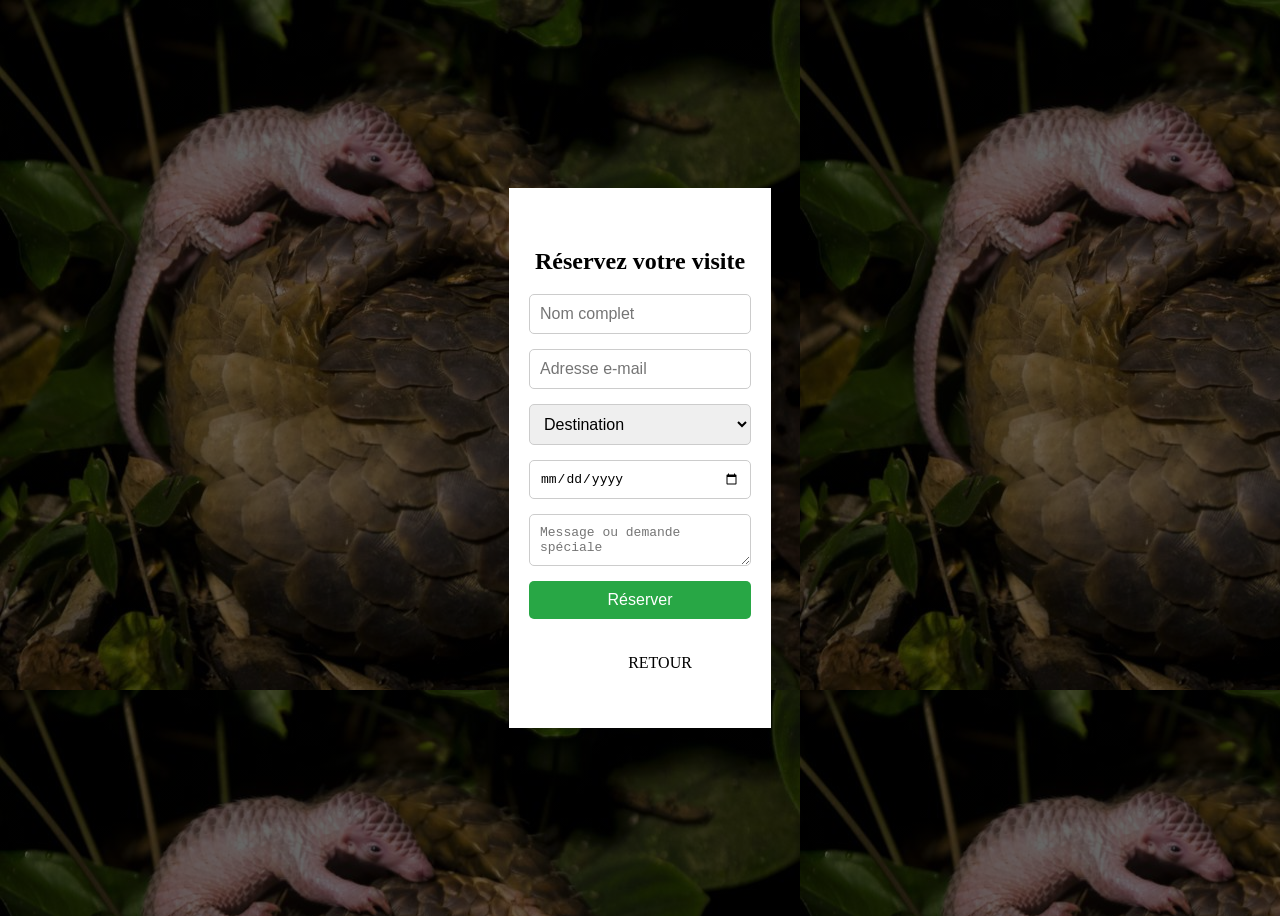
<file: reservation.html>
<!DOCTYPE html>
<html lang="en">
<head>
    <meta charset="UTF-8">
    <meta name="viewport" content="width=device-width, initial-scale=1.0">
    <title>Document</title>
    <style>
         body {
    background-image:linear-gradient(rgba(0,0,0,0.6),rgba(0,0,0,0.6)), url(./IMAGE/parc.jpg);
  height: 100vh;
  position: relative;
  display: flex;
  align-items: center;
  justify-content: center;
}
        .reservation {
  background-color: #fff;
  padding: 40px 20px;
  text-align: center;
}

.reservation form {
  display: flex;
  flex-direction: column;
  max-width: 500px;
  margin: auto;
  gap: 15px;
}

.reservation input,
.reservation select,
.reservation textarea,
.reservation button {
  padding: 10px;
  font-size: 1em;
  border-radius: 5px;
  border: 1px solid #ccc;
}

.reservation button {
  background-color: #28a745;
  color: white;
  border: none;
  cursor: pointer;
}

#confirmation-message {
  margin-top: 20px;
  font-size: 1.2em;
  color: #28a745;
}

ul{
    list-style: none;
    float: center;
    display: left;
    margin-top: 20px;
}
ul li a{
    text-decoration: none;
    color: black;
    padding: 10px 20px;
    text-transform: uppercase;
    border: 1px solid transparent;
    margin: 10px;
    font-weight: 500;
    transition: 0.6s ease;
}
ul li a:hover{
    background: brown;
    color: black;

}
ul li.active a{
    background: burlywood;
    color: black;
}
    </style>
</head>
<body>
    <section class="reservation">
  <h2>Réservez votre visite</h2>
  <form id="booking-form" onsubmit="return ">
    <input type="text" placeholder="Nom complet" required>
    <input type="email" placeholder="Adresse e-mail" required>
    <select required>
      <option value="">Destination</option>
      <option>Paris</option>
      <option>GOMA</option>
      <option>kinshasa</option>
    </select>
    <input type="date" required>
    <textarea placeholder="Message ou demande spéciale"></textarea>
    <button type="submit">Réserver</button>
    <Ul>
            <li class="RETOUR">
                <a href="index.html">RETOUR</a>
            </li>
        </Ul>
  </form>
  <p id="confirmation-message" style="display:none;">✅ Merci pour votre réservation! Nous vous contacterons bientôt.</p>
</section>
<script>
  function confirmBooking() {
    document.getElementById("booking-form").style.display = "none";
    document.getElementById("confirmation-message").style.display = "block";
    return false; // Empêche l'envoi réel du formulaire
}
</script>


</body>
</html>
</file>
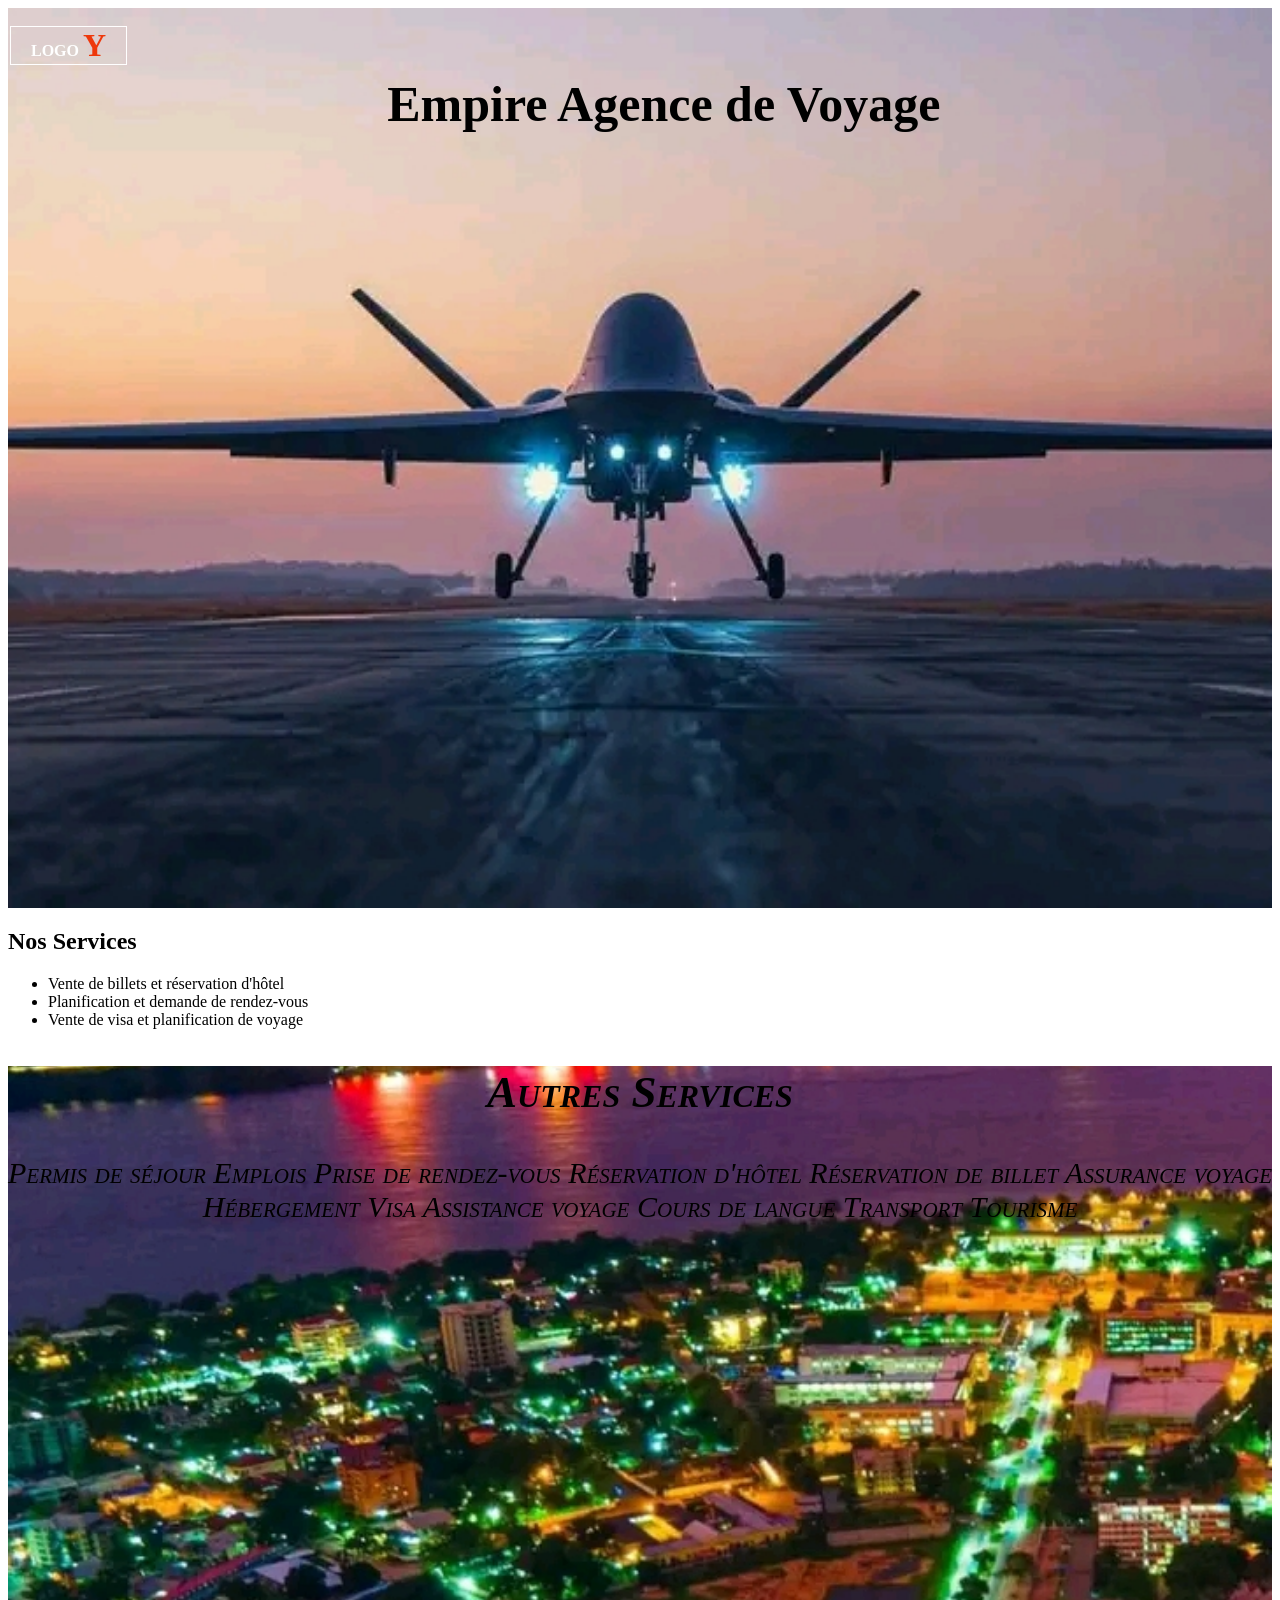
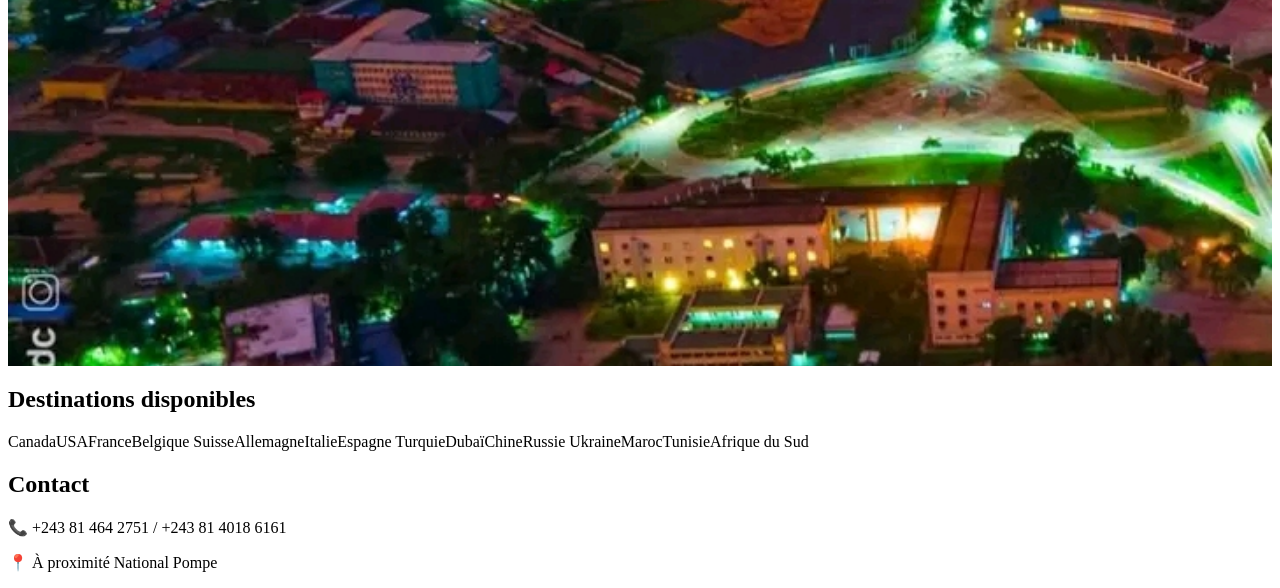
<file: service.html>
<!DOCTYPE html>
<html lang="fr">
<head>
  <meta charset="UTF-8">
  <meta name="viewport" content="width=device-width, initial-scale=1.0">
  <title>Empire Agence de Voyage</title>
  <style>
   


header {
  background: url("IMAGE/home.jpg") no-repeat center center/cover;
  height: 100vh;
  color: white;
  display: flex;
  flex-direction: column;
  justify-content: space-between;
}

.logo {
  color: #fff;
    padding: 0px 20px;
    border: 1px solid #fff;
    position: absolute;
    top: 10px;
    left: 10px;
    text-transform: uppercase;
    text-decoration: none;
    font-weight: 900;
    text-shadow: rgba(0, 0, 0, 0.7)
}
.logo span{
    color: rgb(238, 56,11);
    font-weight: bold;
    font-size: 2rem;
}
.titre h1{
   position: relative;
    top: 50%;
    left: 80%;
    transform: translate(-50%, -50%);
    color: black;
    text-decoration: none;
    font-size: 50px;


    }
    
header .services  {
  text-align: center;
  background-position: center;
  font-style: oblique;
  font-variant: small-caps;
  font-size: 30px;

  z-index: 5;
  background-image: url(IMAGE/rdc.jpg);
  height: 100vh;
  background-size: cover;
}
.autres-services{
   text-align: center;
  background-position: center;
  font-style: oblique;
  font-variant: small-caps;
  font-size: 30px;

  z-index: 5;
  background-image: url(IMAGE/rdc.jpg);
  height: 100vh;
  background-size: cover;

}
  </style>
</head>
<body>
  <header>
     <div class="titre">
 <h1>Empire Agence de Voyage</h1>
  </div>
   
    <p class="logo">LOGO <span>Y</span></p>
  </header>

  <section class="services">
    <h2>Nos Services</h2>
    <ul>
      <li>Vente de billets et réservation d'hôtel</li>
      <li>Planification et demande de rendez-vous</li>
      <li>Vente de visa et planification de voyage</li>
    </ul>
  </section>

  <section class="autres-services">
    <h2>Autres Services</h2>
    <div class="grid">
      <span>Permis de séjour</span>
      <span>Emplois</span>
      <span>Prise de rendez-vous</span>
      <span>Réservation d'hôtel</span>
      <span>Réservation de billet</span>
      <span>Assurance voyage</span>
      <span>Hébergement</span>
      <span>Visa</span>
      <span>Assistance voyage</span>
      <span>Cours de langue</span>
      <span>Transport</span>
      <span>Tourisme</span>
    </div>
  </section>

  <section class="pays">
    <h2>Destinations disponibles</h2>
    <div class="grid">
      <span>Canada</span><span>USA</span><span>France</span><span>Belgique</span>
      <span>Suisse</span><span>Allemagne</span><span>Italie</span><span>Espagne</span>
      <span>Turquie</span><span>Dubaï</span><span>Chine</span><span>Russie</span>
      <span>Ukraine</span><span>Maroc</span><span>Tunisie</span><span>Afrique du Sud</span>
    </div>
  </section>

  <section class="contact">
    <h2>Contact</h2>
    <p>📞 +243 81 464 2751 / +243 81 4018 6161</p>
    <p>📍 À proximité National Pompe</p>
  </section>
</body>
</html>
</file>
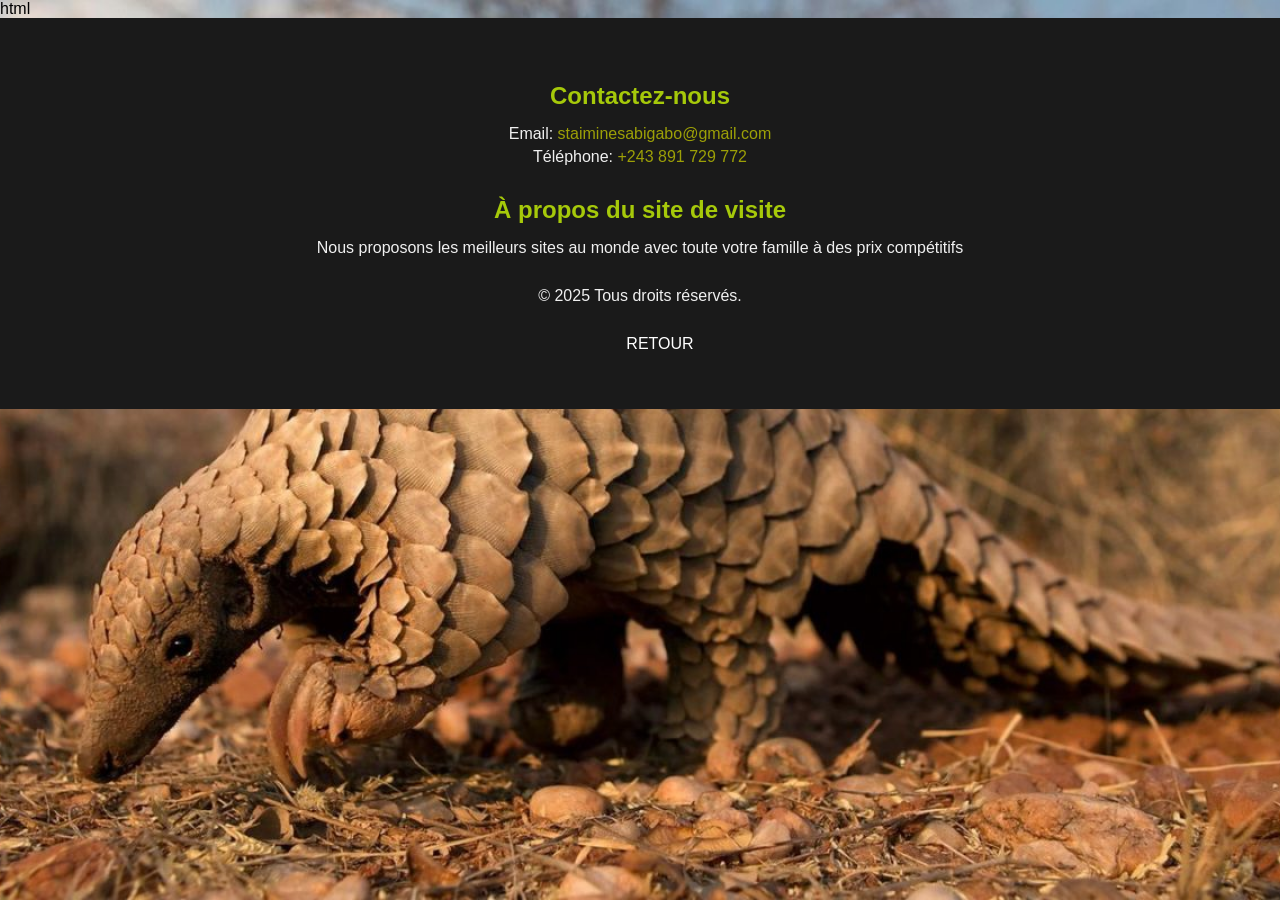
<file: SITE WEB/contact.html>
html
<!DOCTYPE html>
<html lang="fr">
<head>
    <meta charset="UTF-8">
    <title>SITE DE VISITE</title>
    <style>
        body {
            margin: 0;
            font-family: 'Segoe UI', Tahoma, Geneva, Verdana, sans-serif;
            background: url("IMAGE/anni.jpg") no-repeat center center/cover;
            
}

        footer {
            background-color: #1a1a1a;
            color: #f0f0f0;
            padding: 40px 0;
            text-align: center;
}

.footer-section,.copyright {
            margin-bottom: 30px;
}

.footer-section h3 {
            font-size: 24px;
            margin-bottom: 15px;
            color: #a6c90a;
}

.footer-section p,.copyright p {
            font-size: 16px;
            margin: 5px 0;
}

.container {
            max-width: 1000px;
            margin: 0 auto;
            padding: 0 20px;
}

        a {
            color: #9da007;
            text-decoration: none;
}

        a:hover {
            text-decoration: underline;
}

ul{
    list-style: none;
    float: center;
    display: left;
    margin-top: 20px;
}
ul li a{
    text-decoration: none;
    color: #fff;
    padding: 10px 20px;
    text-transform: uppercase;
    border: 1px solid transparent;
    margin: 10px;
    font-weight: 500;
    transition: 0.6s ease;
}
ul li a:hover{
    background: #fff;
    color: black;

}
ul li.active a{
    background: #fff;
    color: black;
}
    </style>
</head>
<body>
    <footer>
        <div class="container">
            <div class="footer-content">
                <div class="footer-section">
                    <h3>Contactez-nous</h3>
                    <p>Email: <a href="mailto:staiminesabigabo@gmail.com">staiminesabigabo@gmail.com</a></p>
                    <p>Téléphone: <a href="tel:+243891729772">+243 891 729 772</a></p>

                </div>
                <div class="footer-section">
                    <h3>À propos du site de visite</h3>
                    <p>Nous proposons les meilleurs sites au monde avec toute votre famille à des prix compétitifs</p>
                </div>
                <div class="copyright">
                    <p>&copy; 2025 Tous droits réservés.</p>
                </div>
            </div>
        </div>
        <Ul>
            <li class="RETOUR">
                <a href="index.html">RETOUR</a>
            </li>
        </Ul>
    </footer>
    
</body>
</html>
</file>
<file: style.css>
*{
    padding: 0;
    margin: 0;
    box-sizing: border-box;
    font-family: century;
}

header{
    background-image:linear-gradient(rgba(0,0,0,0.6),rgba(0,0,0,0.6)), url(./IMAGE/road.jpg);
    height: 100vh;
    background-size: cover;
    background-position: center;
}
.logo a{
    color: #fff;
    padding: 0px 20px;
    border: 1px solid #fff;
    position: absolute;
    top: 10px;
    left: 10px;
    text-transform: uppercase;
    text-decoration: none;
    font-weight: 900;
    text-shadow: rgba(0, 0, 0, 0.7)
}
.logo span{
    color: rgb(238, 56,11);
    font-weight: bold;
    font-size: 2rem;
}
ul{
    list-style: none;
    float: right;
    display: flex;
    margin-top: 20px;
}
ul li a{
    text-decoration: none;
    color: #fff;
    padding: 10px 20px;
    text-transform: uppercase;
    border: 1px solid transparent;
    margin: 10px;
    font-weight: 500;
    transition: 0.6s ease;
}
ul li a:hover{
    background: #fff;
    color: black;

}
ul li.active a{
    background: #fff;
    color: black;
}
.principale{
    max-width: 114rem;
    margin: 0 auto;
}
.titre{
    position: absolute;
    top: 50%;
    left: 50%;
    transform: translate(-50%, -50%);
}
.titre h1{
    color: #fff;
    font-size: 70px;
}
.bouton{
     position: absolute;
    top: 60%;
    left: 50%;
    transform: translate(-50%, -50%);
}
.bouton a{
    color: #fff;
    text-decoration: none;
    border: 1px solid #fff;
    padding: 10px 20px;
}
.btn{
    transition: 00.6s ease;
}
.btn:hover{
    background-color: #fff;
    color: black;
}
</file>
